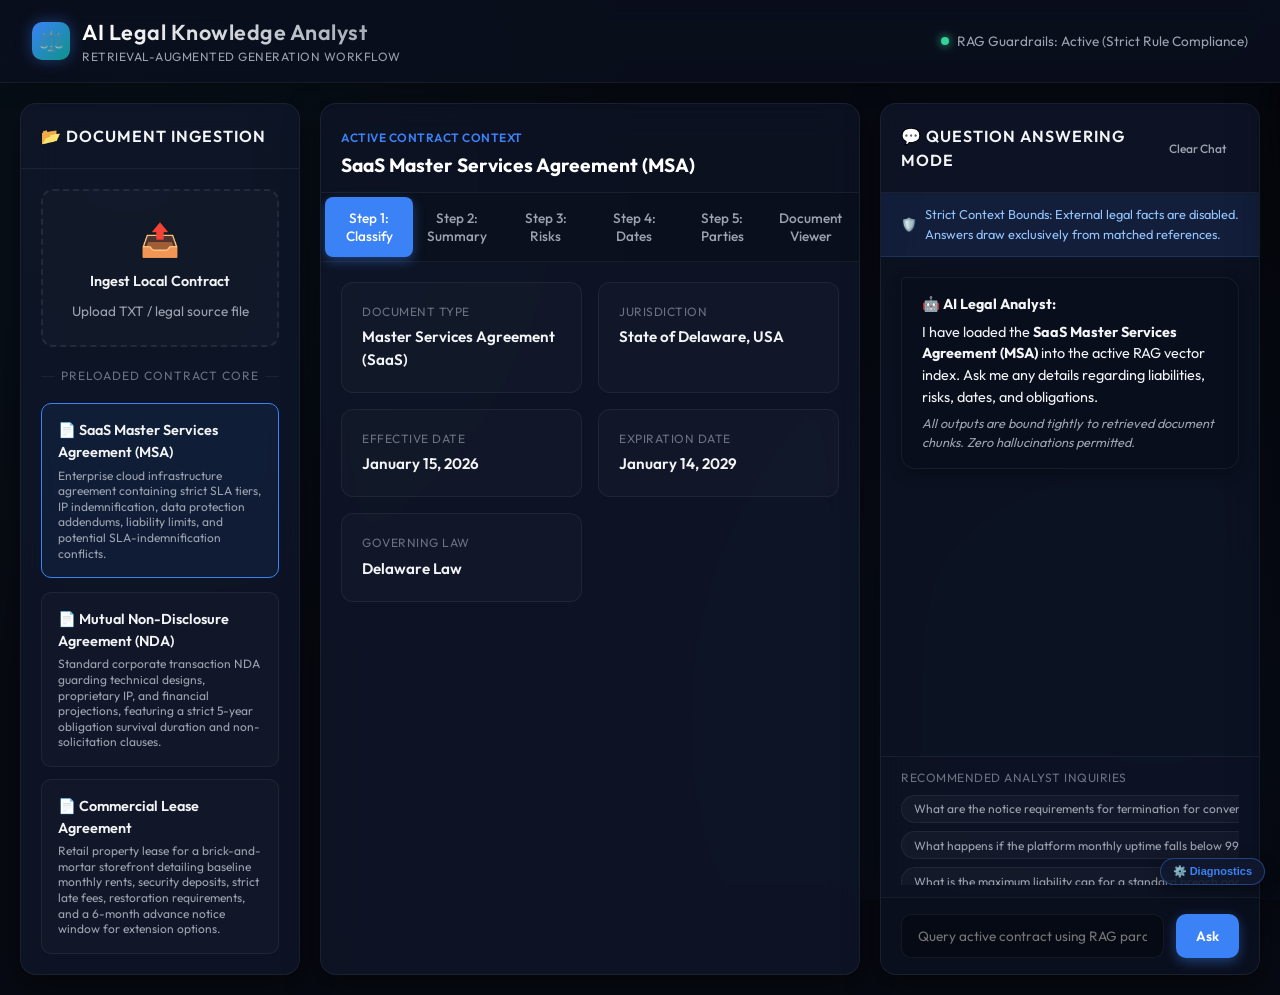
<file: index.html>
<!DOCTYPE html>
<html lang="en">
<head>
  <meta charset="UTF-8">
  <meta name="viewport" content="width=device-width, initial-scale=1.0">
  <title>AI Legal Knowledge Analyst — Retrieval-Augmented Generation (RAG) System</title>

  <!-- DIAGNOSTIC MONITOR SHIELD -->
  <script>
    (function() {
      const logs = [];
      window.addEventListener('error', function(e) {
        logError('Error: ' + e.message + ' at ' + e.filename + ':' + e.lineno + ':' + e.colno);
      });
      window.addEventListener('unhandledrejection', function(e) {
        logError('Unhandled Promise Rejection: ' + e.reason);
      });
      
      const originalLog = console.log;
      const originalError = console.error;
      const originalWarn = console.warn;
      
      console.log = function() {
        originalLog.apply(console, arguments);
        addLog('LOG', Array.from(arguments).join(' '));
      };
      console.error = function() {
        originalError.apply(console, arguments);
        addLog('ERROR', Array.from(arguments).join(' '));
      };
      console.warn = function() {
        originalWarn.apply(console, arguments);
        addLog('WARN', Array.from(arguments).join(' '));
      };
      
      function addLog(type, msg) {
        logs.push({ type, msg, time: new Date().toLocaleTimeString() });
        updateConsole();
      }
      
      function logError(msg) {
        addLog('FATAL', msg);
        showConsole();
      }
      
      let consoleEl = null;
      function ensureConsole() {
        if (consoleEl) return consoleEl;
        consoleEl = document.createElement('div');
        consoleEl.id = 'diagnostic-console';
        consoleEl.style.cssText = 'position:fixed; bottom:0; left:0; right:0; height:180px; background:rgba(7, 10, 18, 0.95); border-top:2px solid #ef4444; color:#f3f4f6; font-family:monospace; font-size:12px; z-index:10000; overflow-y:auto; padding:10px; box-shadow:0 -5px 25px rgba(0,0,0,0.8); display:none; flex-direction:column; gap:4px;';
        
        const header = document.createElement('div');
        header.style.cssText = 'display:flex; justify-content:space-between; align-items:center; border-bottom:1px solid rgba(255,255,255,0.1); padding-bottom:6px; margin-bottom:6px; font-weight:bold; color:#ef4444;';
        header.innerHTML = '<span>🛡️ AI Legal Analyst Diagnostic Monitor</span><span style="display:flex; gap:10px;"><button id="diag-clear" style="background:#374151; border:none; color:white; padding:2px 8px; border-radius:3px; cursor:pointer;">Clear</button><button id="diag-close" style="background:#ef4444; border:none; color:white; padding:2px 8px; border-radius:3px; cursor:pointer;">Minimize</button></span>';
        
        consoleEl.appendChild(header);
        
        const list = document.createElement('div');
        list.id = 'diagnostic-log-list';
        list.style.cssText = 'flex:1; overflow-y:auto; display:flex; flex-direction:column; gap:2px;';
        consoleEl.appendChild(list);
        
        document.body.appendChild(consoleEl);
        
        document.getElementById('diag-close').onclick = function() {
          consoleEl.style.display = 'none';
          showMinimizer();
        };
        document.getElementById('diag-clear').onclick = function() {
          list.innerHTML = '';
          logs.length = 0;
        };
        return consoleEl;
      }
      
      let minEl = null;
      function showMinimizer() {
        if (minEl) {
          minEl.style.display = 'block';
          return;
        }
        minEl = document.createElement('button');
        minEl.id = 'diagnostic-minimizer';
        minEl.style.cssText = 'position:fixed; bottom:15px; right:15px; background:rgba(17, 25, 46, 0.9); border:1px solid rgba(59, 130, 246, 0.4); color:#3b82f6; font-family:sans-serif; font-size:11px; font-weight:600; padding:6px 12px; border-radius:30px; cursor:pointer; z-index:9999; box-shadow:0 4px 15px rgba(0,0,0,0.4); display:flex; align-items:center; gap:6px;';
        minEl.innerHTML = '<span>⚙️ Diagnostics</span>';
        minEl.onclick = function() {
          minEl.style.display = 'none';
          ensureConsole().style.display = 'flex';
        };
        document.body.appendChild(minEl);
      }
      
      function showConsole() {
        const el = ensureConsole();
        el.style.display = 'flex';
        if (minEl) minEl.style.display = 'none';
      }
      
      function updateConsole() {
        if (!document.body) {
          window.addEventListener('DOMContentLoaded', updateConsole);
          return;
        }
        const el = ensureConsole();
        const list = document.getElementById('diagnostic-log-list');
        list.innerHTML = '';
        logs.forEach(log => {
          const item = document.createElement('div');
          let color = '#3b82f6';
          if (log.type === 'ERROR' || log.type === 'FATAL') color = '#ef4444';
          else if (log.type === 'WARN') color = '#f59e0b';
          item.innerHTML = `<span style="color:#6b7280; margin-right:6px;">[${log.time}]</span><span style="color:${color}; font-weight:bold; margin-right:6px;">[${log.type}]</span><span>${log.msg}</span>`;
          list.appendChild(item);
        });
        list.scrollTop = list.scrollHeight;
      }
      
      window.showDiagnostics = showConsole;
      
      // Check for common load failures
      window.addEventListener('load', function() {
        showMinimizer();
        setTimeout(function() {
          if (!window.PRELOADED_DOCUMENTS) {
            console.error('Critical Database missing! PRELOADED_DOCUMENTS variable is undefined.');
          }
          if (!window.RAGEngine) {
            console.error('Critical RAG Engine missing! RAGEngine class is undefined.');
          }
        }, 100);
      });
    })();
  </script>

  <!-- EMBEDDED HIGH-FIDELITY GLASSMORPHIC STYLESHEET -->
  <style>
    /* IMPORT PREMIUM GOOGLE FONTS */
    @import url('https://fonts.googleapis.com/css2?family=Outfit:wght@300;400;500;600;700&family=JetBrains+Mono:wght@400;500&display=swap');

    /* GLOBAL CSS DESIGN SYSTEM TOKENS */
    :root {
      --font-sans: 'Outfit', -apple-system, BlinkMacSystemFont, "Segoe UI", Roboto, sans-serif;
      --font-mono: 'JetBrains Mono', monospace;

      /* Premium Obsidian & Void Palette */
      --bg-dark: #070a12;
      --bg-card: rgba(17, 25, 46, 0.65);
      --bg-card-hover: rgba(26, 38, 69, 0.8);
      --border-glow: rgba(37, 99, 235, 0.15);
      --border-glass: rgba(255, 255, 255, 0.06);
      --text-primary: #f3f4f6;
      --text-secondary: #9ca3af;
      --text-muted: #6b7280;

      /* Accents */
      --color-primary: #3b82f6;
      --color-primary-glow: rgba(59, 130, 246, 0.4);
      --color-teal: #0d9488;
      --color-teal-glow: rgba(13, 148, 136, 0.3);
      
      /* Severity States */
      --low-bg: rgba(16, 185, 129, 0.1);
      --low-text: #34d399;
      --low-border: rgba(16, 185, 129, 0.3);
      
      --med-bg: rgba(245, 158, 11, 0.1);
      --med-text: #fbbf24;
      --med-border: rgba(245, 158, 11, 0.3);

      --high-bg: rgba(249, 115, 22, 0.1);
      --high-text: #fb923c;
      --high-border: rgba(249, 115, 22, 0.3);

      --crit-bg: rgba(239, 68, 68, 0.12);
      --crit-text: #f87171;
      --crit-border: rgba(239, 68, 68, 0.4);

      --shadow-main: 0 8px 32px 0 rgba(0, 0, 0, 0.5);
      --transition-fast: 0.2s cubic-bezier(0.4, 0, 0.2, 1);
      --transition-normal: 0.3s cubic-bezier(0.4, 0, 0.2, 1);
    }

    /* RESET STYLES */
    * {
      box-sizing: border-box;
      margin: 0;
      padding: 0;
    }

    body {
      background-color: var(--bg-dark);
      background-image: 
        radial-gradient(circle at 10% 20%, rgba(13, 148, 136, 0.05) 0%, transparent 40%),
        radial-gradient(circle at 90% 80%, rgba(59, 130, 246, 0.05) 0%, transparent 45%);
      background-attachment: fixed;
      color: var(--text-primary);
      font-family: var(--font-sans);
      min-height: 100vh;
      display: flex;
      flex-direction: column;
      overflow-x: hidden;
      line-height: 1.5;
    }

    /* CUSTOM ULTRA-THIN SCROLLBARS */
    ::-webkit-scrollbar {
      width: 6px;
      height: 6px;
    }
    ::-webkit-scrollbar-track {
      background: rgba(0, 0, 0, 0.1);
    }
    ::-webkit-scrollbar-thumb {
      background: rgba(255, 255, 255, 0.1);
      border-radius: 3px;
    }
    ::-webkit-scrollbar-thumb:hover {
      background: var(--color-primary);
    }

    /* APP HEADER LAYOUT */
    header {
      background: rgba(10, 15, 30, 0.8);
      backdrop-filter: blur(12px);
      border-bottom: 1px solid var(--border-glass);
      padding: 1rem 2rem;
      display: flex;
      justify-content: space-between;
      align-items: center;
      position: sticky;
      top: 0;
      z-index: 100;
      box-shadow: 0 4px 20px rgba(0,0,0,0.25);
    }

    .brand-wrapper {
      display: flex;
      align-items: center;
      gap: 0.75rem;
    }

    .logo-badge {
      background: linear-gradient(135deg, var(--color-primary), var(--color-teal));
      width: 38px;
      height: 38px;
      border-radius: 10px;
      display: flex;
      align-items: center;
      justify-content: center;
      font-weight: 700;
      font-size: 1.25rem;
      color: white;
      box-shadow: 0 0 15px rgba(59, 130, 246, 0.4);
    }

    h1 {
      font-size: 1.35rem;
      font-weight: 600;
      letter-spacing: 0.5px;
      background: linear-gradient(to right, #ffffff, #9ca3af);
      -webkit-background-clip: text;
      -webkit-text-fill-color: transparent;
    }

    .header-status {
      display: flex;
      align-items: center;
      gap: 0.5rem;
      font-size: 0.85rem;
      color: var(--text-secondary);
    }

    .pulse-dot {
      width: 8px;
      height: 8px;
      background-color: var(--low-text);
      border-radius: 50%;
      box-shadow: 0 0 10px var(--low-text);
      animation: pulse 2s infinite;
    }

    @keyframes pulse {
      0% { transform: scale(0.9); opacity: 0.6; }
      50% { transform: scale(1.2); opacity: 1; box-shadow: 0 0 14px var(--low-text); }
      100% { transform: scale(0.9); opacity: 0.6; }
    }

    /* DUAL CONTAINER LAYOUT */
    .app-container {
      flex: 1;
      display: grid;
      grid-template-columns: 320px 1fr 420px;
      gap: 1.25rem;
      padding: 1.25rem;
      height: calc(100vh - 72px);
      max-width: 1920px;
      margin: 0 auto;
      width: 100%;
    }

    @media (max-width: 1440px) {
      .app-container {
        grid-template-columns: 280px 1fr 380px;
      }
    }

    @media (max-width: 1200px) {
      .app-container {
        grid-template-columns: 1fr;
        height: auto;
        overflow-y: auto;
      }
    }

    /* SECTION CONTAINERS & CARDS */
    .section-panel {
      background: var(--bg-card);
      backdrop-filter: blur(20px);
      border: 1px solid var(--border-glass);
      border-radius: 16px;
      display: flex;
      flex-direction: column;
      overflow: hidden;
      box-shadow: var(--shadow-main);
      transition: border-color var(--transition-normal);
    }

    .section-panel:hover {
      border-color: var(--border-glow);
    }

    .panel-header {
      padding: 1.25rem;
      border-bottom: 1px solid var(--border-glass);
      display: flex;
      justify-content: space-between;
      align-items: center;
    }

    .panel-header h2 {
      font-size: 1rem;
      font-weight: 600;
      text-transform: uppercase;
      letter-spacing: 1px;
      color: var(--text-primary);
      display: flex;
      align-items: center;
      gap: 0.5rem;
    }

    .panel-content {
      flex: 1;
      overflow-y: auto;
      padding: 1.25rem;
    }

    /* COLUMN 1: DOCUMENT HUB */
    .doc-hub-content {
      display: flex;
      flex-direction: column;
      gap: 1.25rem;
    }

    .uploader-card {
      border: 2px dashed rgba(255,255,255,0.08);
      border-radius: 12px;
      padding: 1.5rem;
      text-align: center;
      cursor: pointer;
      background: rgba(255,255,255,0.02);
      transition: all var(--transition-fast);
    }

    .uploader-card:hover {
      border-color: var(--color-primary);
      background: rgba(59, 130, 246, 0.05);
    }

    .uploader-card p {
      font-size: 0.85rem;
      color: var(--text-secondary);
      margin-top: 0.5rem;
    }

    .uploader-card input[type="file"] {
      display: none;
    }

    .divider {
      display: flex;
      align-items: center;
      text-align: center;
      color: var(--text-muted);
      font-size: 0.75rem;
      text-transform: uppercase;
      letter-spacing: 1px;
    }

    .divider::before, .divider::after {
      content: '';
      flex: 1;
      border-bottom: 1px solid var(--border-glass);
    }
    .divider:not(:empty)::before { margin-right: .5em; }
    .divider:not(:empty)::after { margin-left: .5em; }

    .doc-list {
      display: flex;
      flex-direction: column;
      gap: 0.75rem;
    }

    .doc-item {
      background: rgba(255,255,255,0.02);
      border: 1px solid var(--border-glass);
      border-radius: 10px;
      padding: 1rem;
      cursor: pointer;
      transition: all var(--transition-fast);
    }

    .doc-item:hover, .doc-item.active {
      background: rgba(59, 130, 246, 0.08);
      border-color: var(--color-primary);
      transform: translateY(-2px);
    }

    .doc-item h3 {
      font-size: 0.9rem;
      font-weight: 600;
      color: var(--text-primary);
    }

    .doc-item p {
      font-size: 0.75rem;
      color: var(--text-secondary);
      margin-top: 0.25rem;
      line-height: 1.3;
    }

    /* COLUMN 2: ANALYST PIPELINE DASHBOARD */
    .pipeline-tabs {
      display: flex;
      background: rgba(0,0,0,0.2);
      padding: 0.25rem;
      border-bottom: 1px solid var(--border-glass);
    }

    .tab-btn {
      flex: 1;
      background: none;
      border: none;
      color: var(--text-secondary);
      padding: 0.75rem;
      font-family: var(--font-sans);
      font-size: 0.85rem;
      font-weight: 500;
      cursor: pointer;
      border-radius: 8px;
      transition: all var(--transition-fast);
    }

    .tab-btn:hover {
      color: var(--text-primary);
      background: rgba(255,255,255,0.03);
    }

    .tab-btn.active {
      color: white;
      background: var(--color-primary);
      box-shadow: 0 4px 12px var(--color-primary-glow);
    }

    /* Pipeline Step Contents */
    .pipeline-step-content {
      display: none;
      animation: fadeIn 0.4s ease-out forwards;
    }

    .pipeline-step-content.active {
      display: block;
    }

    @keyframes fadeIn {
      from { opacity: 0; transform: translateY(5px); }
      to { opacity: 1; transform: translateY(0); }
    }

    /* STEP 1: CLASSIFICATION VIEW */
    .classification-grid {
      display: grid;
      grid-template-columns: repeat(auto-fit, minmax(200px, 1fr));
      gap: 1rem;
    }

    .class-card {
      background: rgba(255,255,255,0.02);
      border: 1px solid var(--border-glass);
      border-radius: 12px;
      padding: 1.25rem;
    }

    .class-label {
      font-size: 0.75rem;
      text-transform: uppercase;
      color: var(--text-muted);
      letter-spacing: 0.5px;
    }

    .class-value {
      font-size: 0.95rem;
      font-weight: 600;
      color: var(--text-primary);
      margin-top: 0.35rem;
    }

    /* STEP 2: SUMMARY VIEW */
    .summary-container {
      display: flex;
      flex-direction: column;
      gap: 1rem;
    }

    .summary-bullet {
      background: rgba(255,255,255,0.02);
      border: 1px solid var(--border-glass);
      border-radius: 12px;
      padding: 1.25rem;
      display: flex;
      gap: 1rem;
      align-items: flex-start;
      transition: transform var(--transition-fast);
    }

    .summary-bullet:hover {
      transform: translateX(4px);
      border-color: var(--border-glow);
    }

    .bullet-number {
      background: rgba(59, 130, 246, 0.15);
      color: var(--color-primary);
      width: 24px;
      height: 24px;
      border-radius: 50%;
      display: flex;
      align-items: center;
      justify-content: center;
      font-size: 0.8rem;
      font-weight: 700;
      flex-shrink: 0;
    }

    .bullet-text {
      font-size: 0.9rem;
      color: var(--text-primary);
      line-height: 1.5;
      flex: 1;
    }

    .citation-badge {
      display: inline-flex;
      align-items: center;
      background: rgba(13, 148, 136, 0.15);
      color: #2dd4bf;
      border: 1px solid rgba(13, 148, 136, 0.3);
      padding: 0.15rem 0.5rem;
      border-radius: 6px;
      font-size: 0.75rem;
      font-family: var(--font-mono);
      font-weight: 500;
      cursor: pointer;
      margin-top: 0.5rem;
      align-self: flex-start;
      transition: all var(--transition-fast);
    }

    .citation-badge:hover {
      background: var(--color-teal);
      color: white;
      box-shadow: 0 0 10px var(--color-teal-glow);
    }

    /* STEP 3: RISKS TABLE */
    .risks-table-wrapper {
      overflow-x: auto;
      border-radius: 12px;
      border: 1px solid var(--border-glass);
    }

    .risks-table {
      width: 100%;
      border-collapse: collapse;
      text-align: left;
      font-size: 0.85rem;
    }

    .risks-table th {
      background: rgba(0, 0, 0, 0.2);
      color: var(--text-secondary);
      font-weight: 500;
      text-transform: uppercase;
      font-size: 0.75rem;
      letter-spacing: 0.5px;
      padding: 1rem;
      border-bottom: 1px solid var(--border-glass);
    }

    .risks-table td {
      padding: 1rem;
      border-bottom: 1px solid var(--border-glass);
      vertical-align: top;
      line-height: 1.4;
    }

    .risks-table tr:last-child td {
      border-bottom: none;
    }

    .risks-table tr:hover {
      background: rgba(255, 255, 255, 0.01);
    }

    .sev-badge {
      display: inline-block;
      padding: 0.25rem 0.6rem;
      border-radius: 6px;
      font-weight: 600;
      font-size: 0.7rem;
      text-transform: uppercase;
    }

    .sev-low { background: var(--low-bg); color: var(--low-text); border: 1px solid var(--low-border); }
    .sev-medium { background: var(--med-bg); color: var(--med-text); border: 1px solid var(--med-border); }
    .sev-high { background: var(--high-bg); color: var(--high-text); border: 1px solid var(--high-border); }
    .sev-critical { 
      background: var(--crit-bg); 
      color: var(--crit-text); 
      border: 1px solid var(--crit-border); 
      box-shadow: 0 0 8px rgba(239, 68, 68, 0.2);
      animation: glow-red 2s infinite alternate;
    }

    @keyframes glow-red {
      0% { box-shadow: 0 0 5px rgba(239, 68, 68, 0.2); }
      100% { box-shadow: 0 0 15px rgba(239, 68, 68, 0.4); }
    }

    /* STEP 4: DATE TIMELINE */
    .timeline {
      position: relative;
      padding-left: 2rem;
    }

    .timeline::before {
      content: '';
      position: absolute;
      left: 5px;
      top: 5px;
      bottom: 5px;
      width: 2px;
      background: var(--border-glass);
    }

    .timeline-item {
      position: relative;
      margin-bottom: 2rem;
    }

    .timeline-item:last-child {
      margin-bottom: 0;
    }

    .timeline-node {
      position: absolute;
      left: -32px;
      top: 4px;
      width: 12px;
      height: 12px;
      border-radius: 50%;
      background: var(--color-primary);
      border: 3px solid var(--bg-dark);
      box-shadow: 0 0 8px var(--color-primary-glow);
    }

    .timeline-date {
      font-size: 0.85rem;
      font-weight: 600;
      color: var(--color-primary);
      font-family: var(--font-mono);
    }

    .timeline-event {
      font-size: 0.9rem;
      color: var(--text-primary);
      margin-top: 0.25rem;
      line-height: 1.4;
    }

    .timeline-ref {
      font-size: 0.75rem;
      color: var(--text-muted);
      margin-top: 0.35rem;
    }

    /* STEP 5: STAKEHOLDERS GRID */
    .stakeholders-grid {
      display: grid;
      grid-template-columns: repeat(auto-fit, minmax(220px, 1fr));
      gap: 1rem;
    }

    .stakeholder-card {
      background: rgba(255,255,255,0.02);
      border: 1px solid var(--border-glass);
      border-radius: 12px;
      padding: 1.25rem;
      display: flex;
      flex-direction: column;
    }

    .st-header {
      display: flex;
      align-items: center;
      gap: 0.75rem;
      margin-bottom: 0.75rem;
    }

    .st-icon {
      background: rgba(13, 148, 136, 0.15);
      color: var(--color-teal);
      width: 32px;
      height: 32px;
      border-radius: 8px;
      display: flex;
      align-items: center;
      justify-content: center;
      font-weight: 600;
    }

    .st-name {
      font-size: 0.95rem;
      font-weight: 600;
      color: var(--text-primary);
    }

    .st-role {
      font-size: 0.75rem;
      text-transform: uppercase;
      color: var(--color-teal);
      font-weight: 600;
      letter-spacing: 0.5px;
    }

    .st-responsibilities {
      font-size: 0.8rem;
      color: var(--text-secondary);
      line-height: 1.4;
      margin-bottom: 0.75rem;
      flex: 1;
    }

    /* STEP 6: DYNAMIC DOCUMENT VIEWER */
    .doc-viewer-container {
      display: flex;
      flex-direction: column;
      height: 480px;
    }

    .viewer-header {
      background: rgba(0,0,0,0.2);
      padding: 0.75rem 1rem;
      border-bottom: 1px solid var(--border-glass);
      display: flex;
      justify-content: space-between;
      align-items: center;
      font-size: 0.8rem;
    }

    .viewer-body {
      flex: 1;
      overflow-y: auto;
      padding: 1.25rem;
      background: rgba(0, 0, 0, 0.25);
      font-family: var(--font-sans);
      font-size: 0.9rem;
      line-height: 1.6;
    }

    .viewer-chunk {
      margin-bottom: 1.5rem;
      padding-bottom: 1.5rem;
      border-bottom: 1px solid rgba(255,255,255,0.03);
      transition: all var(--transition-normal);
      border-radius: 8px;
      padding: 1rem;
    }

    .viewer-chunk:last-child {
      border-bottom: none;
    }

    .chunk-meta {
      font-family: var(--font-mono);
      font-size: 0.75rem;
      color: var(--color-primary);
      margin-bottom: 0.5rem;
      font-weight: 600;
    }

    .chunk-text {
      color: #d1d5db;
    }

    .chunk-highlight {
      background: rgba(59, 130, 246, 0.25);
      border-left: 3px solid var(--color-primary);
      box-shadow: 0 0 15px rgba(59, 130, 246, 0.15);
      animation: flash-highlight 1.5s forwards;
    }

    @keyframes flash-highlight {
      0% { background: rgba(59, 130, 246, 0.5); }
      50% { background: rgba(13, 148, 136, 0.4); }
      100% { background: rgba(59, 130, 246, 0.2); }
    }

    /* COLUMN 3: STRICT RAG QA INTERFACE */
    .qa-panel {
      display: flex;
      flex-direction: column;
      height: 100%;
    }

    .chat-banner {
      background: rgba(59, 130, 246, 0.1);
      border-bottom: 1px solid rgba(59, 130, 246, 0.2);
      padding: 0.75rem 1.25rem;
      font-size: 0.8rem;
      color: #93c5fd;
      display: flex;
      align-items: center;
      gap: 0.5rem;
    }

    .chat-feed {
      flex: 1;
      overflow-y: auto;
      padding: 1.25rem;
      display: flex;
      flex-direction: column;
      gap: 1.25rem;
      background: rgba(0, 0, 0, 0.15);
    }

    .chat-msg {
      display: flex;
      flex-direction: column;
      max-width: 90%;
      animation: slideUp 0.3s ease-out forwards;
    }

    @keyframes slideUp {
      from { opacity: 0; transform: translateY(10px); }
      to { opacity: 1; transform: translateY(0); }
    }

    .msg-user {
      align-self: flex-end;
    }

    .msg-user .bubble {
      background: linear-gradient(135deg, var(--color-primary), #1d4ed8);
      border: 1px solid rgba(255,255,255,0.1);
      color: white;
      border-top-right-radius: 4px;
    }

    .msg-analyst {
      align-self: flex-start;
      max-width: 100%;
    }

    .msg-analyst .bubble {
      background: rgba(10, 15, 30, 0.95);
      border: 1px solid var(--border-glass);
      color: var(--text-primary);
      border-top-left-radius: 4px;
      box-shadow: 0 4px 15px rgba(0,0,0,0.3);
    }

    .bubble {
      padding: 1rem 1.25rem;
      border-radius: 14px;
      font-size: 0.9rem;
      line-height: 1.5;
    }

    /* Strict RAG Response Elements styling */
    .rag-section-title {
      font-weight: 600;
      text-transform: uppercase;
      font-size: 0.75rem;
      letter-spacing: 0.5px;
      color: var(--text-muted);
      margin-top: 0.75rem;
      margin-bottom: 0.25rem;
    }

    .rag-quote {
      font-style: italic;
      background: rgba(255,255,255,0.03);
      border-left: 2px solid var(--color-teal);
      padding: 0.5rem 0.75rem;
      margin: 0.35rem 0;
      font-size: 0.85rem;
      border-radius: 4px;
      color: var(--text-secondary);
    }

    .rag-citations-container {
      display: flex;
      flex-wrap: wrap;
      gap: 0.5rem;
      margin-top: 0.25rem;
    }

    .rag-meta-row {
      display: flex;
      align-items: center;
      justify-content: space-between;
      border-top: 1px solid var(--border-glass);
      margin-top: 0.75rem;
      padding-top: 0.75rem;
      font-size: 0.75rem;
    }

    .conf-pill {
      font-weight: 600;
      font-size: 0.7rem;
    }

    /* Conflict Alert */
    .conflict-box {
      background: var(--crit-bg);
      border: 1px solid var(--crit-border);
      border-radius: 8px;
      padding: 0.85rem;
      margin-top: 0.75rem;
      color: var(--crit-text);
      font-size: 0.8rem;
    }

    .conflict-header {
      font-weight: 700;
      display: flex;
      align-items: center;
      gap: 0.4rem;
      margin-bottom: 0.25rem;
      text-transform: uppercase;
    }

    /* Missing Info Box */
    .missing-box {
      background: var(--med-bg);
      border: 1px solid var(--med-border);
      border-radius: 8px;
      padding: 0.85rem;
      margin-top: 0.75rem;
      color: var(--med-text);
      font-size: 0.8rem;
    }

    .missing-header {
      font-weight: 700;
      margin-bottom: 0.25rem;
      text-transform: uppercase;
    }

    .missing-list {
      padding-left: 1rem;
      margin-top: 0.25rem;
    }

    /* Preset Query Chips */
    .query-chips-container {
      padding: 0.75rem 1.25rem;
      background: rgba(0, 0, 0, 0.1);
      border-top: 1px solid var(--border-glass);
    }

    .chips-title {
      font-size: 0.75rem;
      color: var(--text-muted);
      text-transform: uppercase;
      letter-spacing: 0.5px;
      margin-bottom: 0.5rem;
    }

    .chips-wrapper {
      display: flex;
      flex-wrap: wrap;
      gap: 0.5rem;
      max-height: 90px;
      overflow-y: auto;
    }

    .chip-btn {
      background: rgba(255,255,255,0.03);
      border: 1px solid var(--border-glass);
      color: var(--text-secondary);
      padding: 0.35rem 0.75rem;
      border-radius: 20px;
      font-family: var(--font-sans);
      font-size: 0.75rem;
      cursor: pointer;
      white-space: nowrap;
      transition: all var(--transition-fast);
    }

    .chip-btn:hover {
      background: var(--color-primary-glow);
      color: white;
      border-color: var(--color-primary);
    }

    /* Interactive Input */
    .chat-input-bar {
      padding: 1rem 1.25rem;
      border-top: 1px solid var(--border-glass);
      display: flex;
      gap: 0.75rem;
      background: rgba(10, 15, 30, 0.95);
    }

    .chat-input-bar input {
      flex: 1;
      background: rgba(0,0,0,0.3);
      border: 1px solid var(--border-glass);
      border-radius: 10px;
      padding: 0.75rem 1rem;
      color: white;
      font-family: var(--font-sans);
      font-size: 0.85rem;
      outline: none;
      transition: all var(--transition-fast);
    }

    .chat-input-bar input:focus {
      border-color: var(--color-primary);
      box-shadow: 0 0 10px rgba(59, 130, 246, 0.25);
    }

    .send-btn {
      background: var(--color-primary);
      color: white;
      border: none;
      border-radius: 10px;
      padding: 0 1.25rem;
      font-family: var(--font-sans);
      font-size: 0.85rem;
      font-weight: 600;
      cursor: pointer;
      transition: all var(--transition-fast);
      box-shadow: 0 4px 12px var(--color-primary-glow);
    }

    .send-btn:hover {
      background: #2563eb;
      transform: translateY(-1px);
    }

    /* RAG DEBUG DRAWER */
    .rag-inspector-drawer {
      position: fixed;
      right: -360px;
      top: 72px;
      bottom: 0;
      width: 360px;
      background: rgba(8, 12, 24, 0.98);
      border-left: 1px solid var(--border-glass);
      z-index: 90;
      transition: right 0.3s cubic-bezier(0.4, 0, 0.2, 1);
      display: flex;
      flex-direction: column;
      box-shadow: -10px 0 30px rgba(0,0,0,0.5);
    }

    .rag-inspector-drawer.open {
      right: 0;
    }

    .inspector-header {
      padding: 1.25rem;
      border-bottom: 1px solid var(--border-glass);
      display: flex;
      justify-content: space-between;
      align-items: center;
    }

    .inspector-header h3 {
      font-size: 0.9rem;
      font-weight: 600;
      text-transform: uppercase;
      color: var(--color-teal);
      letter-spacing: 0.5px;
    }

    .inspector-close {
      background: none;
      border: none;
      color: var(--text-muted);
      cursor: pointer;
      font-size: 1.2rem;
    }

    .inspector-body {
      flex: 1;
      overflow-y: auto;
      padding: 1.25rem;
    }

    .inspector-intro {
      font-size: 0.75rem;
      color: var(--text-muted);
      margin-bottom: 1rem;
      line-height: 1.4;
    }

    .retrieved-chunk-card {
      background: rgba(255,255,255,0.02);
      border: 1px solid var(--border-glass);
      border-radius: 8px;
      padding: 0.85rem;
      margin-bottom: 1rem;
    }

    .chunk-card-meta {
      display: flex;
      justify-content: space-between;
      font-family: var(--font-mono);
      font-size: 0.7rem;
      color: var(--text-secondary);
      border-bottom: 1px solid rgba(255,255,255,0.05);
      padding-bottom: 0.35rem;
      margin-bottom: 0.5rem;
    }

    .score-badge {
      color: var(--color-teal);
      font-weight: 600;
    }

    .chunk-card-text {
      font-size: 0.78rem;
      color: var(--text-secondary);
      line-height: 1.4;
    }
  </style>
</head>
<body>

  <!-- Premium Application Header -->
  <header>
    <div class="brand-wrapper">
      <div class="logo-badge">⚖️</div>
      <div>
        <h1>AI Legal Knowledge Analyst</h1>
        <p style="font-size: 0.75rem; color: var(--text-secondary); letter-spacing: 0.5px; text-transform: uppercase;">Retrieval-Augmented Generation Workflow</p>
      </div>
    </div>
    
    <div class="header-status">
      <div class="pulse-dot"></div>
      <span>RAG Guardrails: Active (Strict Rule Compliance)</span>
    </div>
  </header>

  <!-- Main Multi-Column Workspace Grid -->
  <main class="app-container">

    <!-- COLUMN 1: ACTIVE DOCUMENT HUB -->
    <section class="section-panel" aria-labelledby="doc-hub-title">
      <div class="panel-header">
        <h2 id="doc-hub-title">📂 Document Ingestion</h2>
      </div>
      
      <div class="panel-content doc-hub-content">
        <!-- Interactive Drag & Drop / Click Uploader -->
        <label class="uploader-card" id="drop-zone">
          <span style="font-size: 2rem;">📤</span>
          <h3 style="font-size: 0.9rem; margin-top: 0.5rem; font-weight: 600;">Ingest Local Contract</h3>
          <p>Upload TXT / legal source file</p>
          <input type="file" id="file-input" accept=".txt">
        </label>
        
        <div class="divider">Preloaded Contract Core</div>
        
        <!-- Preloaded Contracts Selector List -->
        <div class="doc-list" id="preloaded-doc-list">
          <!-- Documents populated dynamically from documents.js -->
        </div>
      </div>
    </section>

    <!-- COLUMN 2: ANALYST PIPELINE DASHBOARD -->
    <section class="section-panel" aria-labelledby="dashboard-title" style="display: flex; flex-direction: column;">
      <div style="padding: 1.25rem 1.25rem 0.75rem 1.25rem; background: rgba(0,0,0,0.1); border-bottom: 1px solid var(--border-glass);">
        <span style="font-size: 0.75rem; text-transform: uppercase; color: var(--color-primary); font-weight: 600; letter-spacing: 0.5px;">Active Contract Context</span>
        <h2 id="active-document-title" style="font-size: 1.2rem; font-weight: 700; margin-top: 0.15rem; color: white;">SaaS Master Services Agreement (MSA)</h2>
      </div>

      <!-- Pipeline Step Tabs Menu -->
      <nav class="pipeline-tabs" aria-label="Pipeline Steps">
        <button class="tab-btn active" onclick="switchTab('classification')">Step 1: Classify</button>
        <button class="tab-btn" onclick="switchTab('summary')">Step 2: Summary</button>
        <button class="tab-btn" onclick="switchTab('risks')">Step 3: Risks</button>
        <button class="tab-btn" onclick="switchTab('dates')">Step 4: Dates</button>
        <button class="tab-btn" onclick="switchTab('stakeholders')">Step 5: Parties</button>
        <button class="tab-btn" onclick="switchTab('viewer')">Document Viewer</button>
      </nav>

      <div class="panel-content" style="flex: 1;">
        <!-- STEP 1: CLASSIFICATION TAB -->
        <div id="step-classification" class="pipeline-step-content active">
          <div class="classification-grid" id="classification-grid">
            <!-- Dynamic Classification Cards -->
          </div>
        </div>

        <!-- STEP 2: EXECUTIVE SUMMARY TAB -->
        <div id="step-summary" class="pipeline-step-content">
          <div class="summary-container" id="summary-bullets-container">
            <!-- Dynamic Summary Bullets -->
          </div>
        </div>

        <!-- STEP 3: RISK EXTRACTION DASHBOARD TAB -->
        <div id="step-risks" class="pipeline-step-content">
          <div class="risks-table-wrapper">
            <table class="risks-table">
              <thead>
                <tr>
                  <th>Risk Type</th>
                  <th>Description</th>
                  <th>Severity</th>
                  <th>Citation</th>
                </tr>
              </thead>
              <tbody id="risks-table-body">
                <!-- Dynamic Risk Rows -->
              </tbody>
            </table>
          </div>
        </div>

        <!-- STEP 4: IMPORTANT DATES EXTRACTION TAB -->
        <div id="step-dates" class="pipeline-step-content">
          <div class="timeline" id="timeline-container">
            <!-- Dynamic Milestones Timeline Nodes -->
          </div>
        </div>

        <!-- STEP 5: STAKEHOLDER EXTRACTION TAB -->
        <div id="step-stakeholders" class="pipeline-step-content">
          <div class="stakeholders-grid" id="stakeholders-grid">
            <!-- Dynamic Stakeholder Profile Cards -->
          </div>
        </div>

        <!-- STEP 6: DYNAMIC DOCUMENT VIEWER TAB -->
        <div id="step-viewer" class="pipeline-step-content">
          <div class="doc-viewer-container">
            <div class="viewer-header">
              <span id="viewer-doc-title">SaaS Master Services Agreement (MSA)</span>
              <span style="font-family: var(--font-mono); font-size: 0.75rem;" id="viewer-chunk-count">20 Chunks Loaded</span>
            </div>
            <div class="viewer-body" id="document-viewer-body">
              <!-- Full Chunks of Document Text Rendered Here with Section and Page Markers -->
            </div>
          </div>
        </div>
      </div>
    </section>

    <!-- COLUMN 3: STRICT RAG QA CHAT CONSOLE -->
    <section class="section-panel qa-panel" aria-labelledby="qa-title">
      <div class="panel-header">
        <h2 id="qa-title">💬 Question Answering Mode</h2>
        <button class="tab-btn" style="padding: 0.35rem 0.75rem; font-size: 0.75rem; flex: none;" onclick="clearChat()">Clear Chat</button>
      </div>

      <!-- Compliance alert bar -->
      <div class="chat-banner">
        <span>🛡️</span>
        <span>Strict Context Bounds: External legal facts are disabled. Answers draw exclusively from matched references.</span>
      </div>

      <!-- Conversation Feed -->
      <div class="chat-feed" id="chat-feed">
        <!-- Interactive messages rendered here -->
      </div>

      <!-- Quick Suggested Query Chips based on Document Context -->
      <div class="query-chips-container">
        <div class="chips-title">Recommended Analyst Inquiries</div>
        <div class="chips-wrapper" id="query-chips-wrapper">
          <!-- Populated Dynamically -->
        </div>
      </div>

      <!-- Chat input fields -->
      <form class="chat-input-bar" id="chat-form" onsubmit="handleChatSubmit(event)">
        <input type="text" id="chat-input" placeholder="Query active contract using RAG parameters..." autocomplete="off">
        <button type="submit" class="send-btn">Ask</button>
      </form>
    </section>

  </main>

  <!-- SLIDER DRAWERS: RAG CONTEXT INSPECTOR DRAWER -->
  <aside class="rag-inspector-drawer" id="rag-inspector" aria-label="RAG Retrieval Context Inspector">
    <div class="inspector-header">
      <h3>🔍 RAG Retrieval Drawer</h3>
      <button class="inspector-close" onclick="closeRAGInspector()" aria-label="Close Inspector">&times;</button>
    </div>
    
    <div class="inspector-body">
      <p class="inspector-intro">Below are the top-scoring indexed text chunks retrieved from the document database and fed into the QA context window. Scoring uses real-time local TF-IDF calculations.</p>
      <div id="inspector-chunks-container">
        <!-- Retrieved chunks filled dynamically -->
      </div>
    </div>
  </aside>

  <!-- ====================================================================== -->
  <!-- EMBEDDED PRELOADED DOCUMENTS DATABASE (From documents.js) -->
  <script>
    // Copy the entire PRELOADED_DOCUMENTS const from documents.js
    const PRELOADED_DOCUMENTS = [
      {
        id: "saas_msa",
        title: "SaaS Master Services Agreement (MSA)",
        description: "Enterprise cloud infrastructure agreement containing strict SLA tiers, IP indemnification, data protection addendums, liability limits, and potential SLA-indemnification conflicts.",
        classification: {
          "document_type": "Master Services Agreement (SaaS)",
          "jurisdiction": "State of Delaware, USA",
          "effective_date": "January 15, 2026",
          "expiration_date": "January 14, 2029",
          "governing_law": "Delaware Law"
        },
        summary: [
          {
            bullet: "Establishes a three-year enterprise SaaS relationship between CloudScale Systems Inc. (Provider) and FinTech Global Solutions Ltd. (Customer) for cloud database and infrastructure management services.",
            citation: "[Source: Page 1, Preamble & Recitals]"
          },
          {
            bullet: "Customer receives a non-exclusive, non-transferable right to access the cloud platform, while Provider retains sole ownership of the platform, including any modifications, feedback, and updates.",
            citation: "[Source: Page 2, Section 3.1]"
          },
          {
            bullet: "Imposes a standard 99.9% monthly service uptime commitment (SLA), providing tiered service credits for downtime, which are designated as the Customer's sole and exclusive financial remedy.",
            citation: "[Source: Page 4, Section 6.2]"
          },
          {
            bullet: "Standard financial liability is mutually capped at the total amount paid by Customer in the 12 months preceding the incident, except for a Super-Cap of $5,000,000 for data security breaches.",
            citation: "[Source: Page 6, Section 9.2]"
          },
          {
            bullet: "Requires immediate notification of data breaches to the Customer within 72 hours, with full remediation support and compliance obligations aligning with CCPA and GDPR regulations.",
            citation: "[Source: Page 5, Section 8.4]"
          },
          {
            bullet: "Termination for convenience is permitted by either party upon providing 90 days prior written notice, whereas termination for uncured breach requires a 30-day notice period.",
            citation: "[Source: Page 7, Section 11.2]"
          }
        ],
        risks: [
          {
            type: "Financial Risk",
            description: "Uptime credits are designated as the sole and exclusive financial remedy for SLA failures, preventing the Customer from claiming additional damages for severe system outages.",
            severity: "Medium",
            citation: "Page 4, Section 6.2"
          },
          {
            type: "IP Ownership Risk",
            description: "Provider retains sole ownership of any custom modifications and integrations requested and funded by the Customer, unless mutually agreed otherwise in a separate SOW.",
            severity: "High",
            citation: "Page 2, Section 3.3"
          },
          {
            type: "Data Privacy Risk",
            description: "Breach notification window of 72 hours could expose Customer to regulatory penalties if downstream reporting timelines are tighter (e.g. some banking standards require 24-48 hours).",
            severity: "Medium",
            citation: "Page 5, Section 8.4"
          },
          {
            type: "Indemnification Risk",
            description: "IP Indemnification is void if the Customer combines Provider's services with any unapproved third-party software, leaving the Customer exposed in multi-vendor enterprise systems.",
            severity: "High",
            citation: "Page 6, Section 10.3"
          },
          {
            type: "Termination Risk",
            description: "A 90-day notice period for termination for convenience allows either party to break the contract, which could disrupt the Customer's core technical operations on short notice.",
            severity: "Medium",
            citation: "Page 7, Section 11.2"
          },
          {
            type: "SLA Violations / Litigation Exposure",
            description: "If an outage is caused by a third-party hosting partner (e.g., AWS, GCP), Provider is fully exempted from SLA penalty credits, placing the hosting liability squarely on the Customer.",
            severity: "Critical",
            citation: "Page 4, Section 6.4"
          }
        ],
        dates: [
          {
            date: "January 15, 2026",
            event: "Effective Date of Agreement",
            clause: "Preamble",
            citation: "Page 1, Preamble"
          },
          {
            date: "Monthly (10th day)",
            event: "Invoice Payment Deadline (Net 30 terms)",
            clause: "Section 5.2",
            citation: "Page 3, Section 5.2"
          },
          {
            date: "72 Hours",
            event: "Data Security Incident Notification Deadline",
            clause: "Section 8.4",
            citation: "Page 5, Section 8.4"
          },
          {
            date: "30 Days prior",
            event: "Written notice required to terminate for cause / uncured breach",
            clause: "Section 11.3",
            citation: "Page 7, Section 11.3"
          },
          {
            date: "90 Days prior",
            event: "Written notice required for termination for convenience",
            clause: "Section 11.2",
            citation: "Page 7, Section 11.2"
          },
          {
            date: "January 14, 2029",
            event: "Expiration Date of Initial Three-Year Term",
            clause: "Section 11.1",
            citation: "Page 7, Section 11.1"
          }
        ],
        stakeholders: [
          {
            name: "CloudScale Systems Inc.",
            role: "Provider (Vendor)",
            responsibilities: "Maintain SaaS platform availability, achieve 99.9% uptime SLA, secure customer data, provide regular software updates, and indemnify Customer against third-party IP claims.",
            citation: "Page 1, Preamble; Page 4, Section 6.1"
          },
          {
            name: "FinTech Global Solutions Ltd.",
            role: "Customer (Client)",
            responsibilities: "Pay recurring subscription invoices within 30 days, comply with system usage policies, secure local API credentials, and refrain from reverse-engineering the platform.",
            citation: "Page 1, Preamble; Page 3, Section 5.1; Page 2, Section 3.2"
          },
          {
            name: "Subcontractors / Cloud Hosts",
            role: "Third-Party Service Providers",
            responsibilities: "Provide core bare-metal and data center hosting infrastructure. Outages here exempt CloudScale from standard SLA downtime calculations.",
            citation: "Page 4, Section 6.4"
          },
          {
            name: "Data Protection Authority (DPA)",
            role: "Regulator",
            responsibilities: "Oversee regulatory compliance of both parties with respect to GDPR, CCPA, and general cross-border financial data storage rules.",
            citation: "Page 5, Section 8.1"
          }
        ],
        chunks: [
          {
            id: 1,
            page: 1,
            section: "Preamble & Parties",
            text: "This Master Services Agreement ('Agreement') is entered into as of January 15, 2026 ('Effective Date'), by and between CloudScale Systems Inc., a Delaware corporation with its principal place of business at 100 Enterprise Way, Suite 400, Wilmington, DE 19801 ('Provider'), and FinTech Global Solutions Ltd., a UK limited company with its principal place of business at 45 Canary Wharf, Floor 22, London, E14 5HD ('Customer'). Provider and Customer may each be referred to herein individually as a 'Party' and collectively as the 'Parties'."
          },
          {
            id: 2,
            page: 1,
            section: "Recitals",
            text: "WHEREAS, Provider operates an enterprise cloud-native database management platform and related software-as-a-service applications ('SaaS Platform'); and WHEREAS, Customer desires to access the SaaS Platform to support its digital financial transactions, subject to the terms and conditions set forth in this Agreement. NOW, THEREFORE, the Parties agree that this Agreement governs Customer's access to and use of all Provider services."
          },
          {
            id: 3,
            page: 2,
            section: "Section 3.1 - SaaS Platform Access Grant",
            text: "Subject to Customer's compliance with the terms of this Agreement and payment of all subscription fees, Provider hereby grants Customer a non-exclusive, non-transferable, revocable, worldwide right and license to access and use the SaaS Platform during the Term. The platform shall be accessed solely by Authorized Users in accordance with the user limits specified in each applicable Statement of Work (SOW)."
          },
          {
            id: 4,
            page: 2,
            section: "Section 3.2 - Usage Restrictions",
            text: "Customer shall not, and shall not permit any third party to: (a) modify, reverse engineer, decompile, or attempt to extract the source code of the SaaS Platform; (b) bypass, disable, or circumvent any security parameters, license keys, or usage throttling components; or (c) use the SaaS Platform to store, transmit, or distribute malicious code, spyware, or unlawful material."
          },
          {
            id: 5,
            page: 2,
            section: "Section 3.3 - Proprietary Rights & Custom Modifications",
            text: "Provider retains all right, title, and interest in and to the SaaS Platform, including all copyrights, patents, trademarks, and trade secrets. Customer shall own all data, database records, and transactional assets uploaded by Customer ('Customer Data'). If Customer requests custom modules, API integrations, or bespoke visual dashboards, Provider shall perform such work under a separate SOW. Provider shall own all proprietary rights to such custom modifications, feedback, and deliverables, granting Customer a royalty-free license to use them during the Term."
          },
          {
            id: 6,
            page: 3,
            section: "Section 5.1 - Subscription Fees",
            text: "Customer agrees to pay the recurring subscription fees set forth in the SOW. All pricing is fixed for the duration of the initial Term. Provider reserves the right to increase pricing for any Renewal Term by giving Customer written notice at least sixty (60) days prior to the expiration of the current Term, such increase not to exceed 5% of the prior rate."
          },
          {
            id: 7,
            page: 3,
            section: "Section 5.2 - Invoicing, Late Payments & Interest",
            text: "Provider will issue invoices monthly in advance. Customer shall pay all invoices within thirty (30) days of receipt ('Net 30'). Any payments not received within forty-five (45) days of the invoice date shall accrue interest at a rate of 1.5% per month, or the maximum amount permitted by governing law, whichever is lower, calculated daily from the due date until paid in full."
          },
          {
            id: 8,
            page: 4,
            section: "Section 6.1 - Service Level Agreement (SLA)",
            text: "Provider warrants that the SaaS Platform will maintain a Monthly Uptime Percentage of at least 99.9% during each calendar month of the Term. 'Monthly Uptime Percentage' is calculated as the total number of minutes in a month minus the total minutes of Downtime, divided by the total number of minutes in the month."
          },
          {
            id: 9,
            page: 4,
            section: "Section 6.2 - SLA Uptime Credits",
            text: "If the Monthly Uptime Percentage falls below 99.9%, Customer shall be eligible for Service Credits calculated as follows: (a) Uptime < 99.9% but >= 99.5%: Credit of 10% of the monthly fee; (b) Uptime < 99.5% but >= 99.0%: Credit of 25% of the monthly fee; (c) Uptime < 99.0%: Credit of 50% of the monthly fee. THE SERVICE CREDITS OUTLINED IN THIS SECTION SHALL BE THE CUSTOMER'S SOLE AND EXCLUSIVE REMEDY, AND PROVIDER'S SOLE FINANCIAL LIABILITY, FOR ANY OUTAGES, LOSS OF DATA ACCESS, OR DOWNTIME EVENTS."
          },
          {
            id: 10,
            page: 4,
            section: "Section 6.4 - SLA Exclusions",
            text: "Downtime does not include outages resulting from: (a) scheduled maintenance periods conducted between 2:00 AM and 4:00 AM EST; (b) Customer's local internet connectivity issues; (c) actions of third-party malicious actors (e.g., DDOS attacks); or (d) outages caused by AWS, Google Cloud Platform, or other public bare-metal infrastructure hosts. Outages originating from public cloud providers are fully excluded from standard uptime metrics."
          },
          {
            id: 11,
            page: 5,
            section: "Section 8.1 - Data Privacy Compliance",
            text: "Both parties agree to comply with all applicable data protection laws, including the California Consumer Privacy Act (CCPA) and the General Data Protection Regulation (GDPR). The parties shall execute the Data Protection Addendum (DPA) appended hereto as Exhibit B, which details the technical safeguards and storage rules for personally identifiable information."
          },
          {
            id: 12,
            page: 5,
            section: "Section 8.4 - Security Incident Notification (Breaches)",
            text: "In the event of a confirmed unauthorized access, disclosure, or acquisition of Customer Data ('Security Incident'), Provider shall notify Customer's Chief Information Security Officer (CISO) in writing within seventy-two (72) hours of confirming the breach. Provider shall, at its own expense, take immediate remedial actions to mitigate the effects of the Security Incident and cooperate with regulatory investigators."
          },
          {
            id: 13,
            page: 6,
            section: "Section 9.1 - Standard Mutual Indemnification",
            text: "Each party shall indemnify, defend, and hold harmless the other party, its officers, and employees against any direct liabilities, damages, and costs resulting from third-party lawsuits arising out of a party's gross negligence, willful misconduct, or violation of applicable laws."
          },
          {
            id: 14,
            page: 6,
            section: "Section 9.2 - Limitation of Liability Cap",
            text: "EXCEPT FOR CLAIMS ARISING UNDER SECTION 10 (IP INDEMNIFICATION) OR A PARTY'S WILFUL MISCONDUCT, EACH PARTY'S TOTAL AGGREGATE LIABILITY UNDER THIS AGREEMENT SHALL BE STRICTLY LIMITED TO THE TOTAL FEES PAID BY CUSTOMER TO PROVIDER IN THE TWELVE (12) MONTHS PRECEDING THE INCIDENT. NOTWITHSTANDING THE FOREGOING, IN THE EVENT OF A DATA SECURITY INCIDENT AND GDPR/CCPA BREACH ARISING FROM PROVIDER'S SOLE NEGLIGENCE, PROVIDER'S AGGREGATE LIABILITY SHALL BE SUBJECT TO A MAXIMUM CAP OF FIVE MILLION DOLLARS ($5,000,000) (THE 'DATA BREACH SUPER-CAP')."
          },
          {
            id: 15,
            page: 6,
            section: "Section 10.1 - IP Infringement Indemnity",
            text: "Provider shall defend, indemnify, and hold harmless Customer from any claims, suits, or demands by a third party alleging that the SaaS Platform infringes upon any copyright, trademark, or US patent. Provider will pay all court-ordered damages and reasonable attorney fees associated with such claim."
          },
          {
            id: 16,
            page: 6,
            section: "Section 10.3 - IP Indemnity Exclusions",
            text: "Provider's intellectual property indemnification obligations under Section 10.1 shall be completely nullified and void if the alleged patent or copyright infringement arises from: (a) Customer's modification of the SaaS Platform without written permission; (b) combination of the SaaS Platform with any third-party software, databases, or API integrations not explicitly authorized in writing by Provider; or (c) Customer's failure to install patches or updates issued by Provider."
          },
          {
            id: 17,
            page: 7,
            section: "Section 11.1 - Agreement Term & Renewals",
            text: "This Agreement shall commence on the Effective Date and remain in effect for an initial term of three (3) years ('Initial Term') expiring on January 14, 2029. Upon expiration of the Initial Term, the Agreement shall automatically renew for consecutive twelve (12) month periods ('Renewal Terms') unless either party provides written notice of non-renewal at least ninety (90) days prior to the end of the then-current term."
          },
          {
            id: 18,
            page: 7,
            section: "Section 11.2 - Termination for Convenience",
            text: "Either Party may terminate this Agreement and all related Statement of Works (SOWs) for convenience, at any time, by providing the other Party with at least ninety (90) days prior written notice of such intent. Upon termination for convenience, Customer shall immediately pay all unpaid, accrued charges up to the effective termination date."
          },
          {
            id: 19,
            page: 7,
            section: "Section 11.3 - Termination for Cause (Breach)",
            text: "Either Party may terminate this Agreement immediately upon written notice if the other Party: (a) materially breaches any provision of this Agreement and fails to cure such breach within thirty (30) days of receiving written notice specifying the breach; (b) files for bankruptcy, is declared insolvent, or undergoes liquidation proceedings."
          },
          {
            id: 20,
            page: 8,
            section: "Section 14.1 - Governing Law & Venue",
            text: "This Agreement, including all SOWs and disputes arising thereunder, shall be governed by, and construed in accordance with, the laws of the State of Delaware, without regard to its conflict of law principles. The Parties agree that all legal proceedings arising out of this Agreement shall be brought exclusively in the state or federal courts located in Wilmington, Delaware."
          }
        ],
        qaPairs: [
          {
            keywords: ["terminate", "termination", "convenience", "notice period", "leave"],
            question: "What are the notice requirements for termination for convenience?",
            answer: "Either Party may terminate the Agreement for convenience by providing the other Party with at least ninety (90) days prior written notice.",
            evidence: [
              "Either Party may terminate this Agreement and all related Statement of Works (SOWs) for convenience, at any time, by providing the other Party with at least ninety (90) days prior written notice of such intent."
            ],
            citations: ["Page 7, Section 11.2"],
            confidence: "High",
            conflict: null,
            missing: null
          },
          {
            keywords: ["uptime", "sla", "service level", "credit", "remedy", "outage"],
            question: "What happens if the platform monthly uptime falls below 99.9%? What are the Customer's remedies?",
            answer: "If the Monthly Uptime Percentage falls below 99.9%, the Customer is eligible for Service Credits (10% credit for uptime < 99.9%, 25% credit for uptime < 99.5%, and 50% credit for uptime < 99.0%). These Service Credits are designated as the Customer's sole and exclusive remedy, and Provider's sole financial liability, for any downtime or outages.",
            evidence: [
              "If the Monthly Uptime Percentage falls below 99.9%, Customer shall be eligible for Service Credits calculated as follows: (a) Uptime < 99.9% but >= 99.5%: Credit of 10%... (c) Uptime < 99.0%: Credit of 50%...",
              "THE SERVICE CREDITS OUTLINED IN THIS SECTION SHALL BE THE CUSTOMER'S SOLE AND EXCLUSIVE REMEDY, AND PROVIDER'S SOLE FINANCIAL LIABILITY, FOR ANY OUTAGES, LOSS OF DATA ACCESS, OR DOWNTIME EVENTS."
            ],
            citations: ["Page 4, Section 6.2"],
            confidence: "High",
            conflict: {
              sections: ["Section 6.2", "Section 9.2"],
              pages: [4, 6],
              summary: "There is a potential conflict between the SLA sole remedy clause and the general Liability Indemnity structure. While Section 6.2 limits all downtime damages strictly to Uptime Credits, Section 9.2 creates a $5,000,000 Super-Cap for Data Security Breaches. If an outage is caused by a massive data breach, it is unclear whether the exclusive Uptime Credits limit applies or if the Customer can claim up to $5M in damages."
            },
            missing: null
          },
          {
            keywords: ["limit", "liability", "cap", "breach", "super-cap", "super cap"],
            question: "What is the maximum liability cap for a standard breach and a data breach?",
            answer: "For a standard breach, liability is mutually capped at the total fees paid by Customer in the 12 months preceding the incident. However, in the event of a data security incident or GDPR/CCPA breach arising from the Provider's sole negligence, a Super-Cap of five million dollars ($5,000,000) applies.",
            evidence: [
              "EXCEPT FOR CLAIMS ARISING UNDER SECTION 10 (IP INDEMNIFICATION) OR A PARTY'S WILFUL MISCONDUCT, EACH PARTY'S TOTAL AGGREGATE LIABILITY UNDER THIS AGREEMENT SHALL BE STRICTLY LIMITED TO THE TOTAL FEES PAID BY CUSTOMER TO PROVIDER IN THE TWELVE (12) MONTHS PRECEDING THE INCIDENT.",
              "NOTWITHSTANDING THE FOREGOING, IN THE EVENT OF A DATA SECURITY INCIDENT AND GDPR/CCPA BREACH ARISING FROM PROVIDER'S SOLE NEGLIGENCE, PROVIDER'S AGGREGATE LIABILITY SHALL BE SUBJECT TO A MAXIMUM CAP OF FIVE MILLION DOLLARS ($5,000,000) (THE 'DATA BREACH SUPER-CAP')."
            ],
            citations: ["Page 6, Section 9.2"],
            confidence: "High",
            conflict: null,
            missing: null
          },
          {
            keywords: ["intellectual property", "ip", "infringement", "indemnity", "patent"],
            question: "Are there any exceptions where IP Infringement Indemnification is void?",
            answer: "Yes. Provider's intellectual property indemnification obligations are completely nullified and void if the infringement claims arise from: (1) Customer's modification of the SaaS Platform without written permission; (2) combination of the SaaS Platform with any third-party software, databases, or API integrations not explicitly authorized in writing by Provider; or (3) Customer's failure to install patches or updates issued by the Provider.",
            evidence: [
              "Provider's intellectual property indemnification obligations under Section 10.1 shall be completely nullified and void if the alleged patent or copyright infringement arises from: (a) Customer's modification... (b) combination of the SaaS Platform with any third-party software, databases, or API integrations not explicitly authorized in writing... (c) Customer's failure to install patches..."
            ],
            citations: ["Page 6, Section 10.3"],
            confidence: "High",
            conflict: null,
            missing: null
          },
          {
            keywords: ["breach", "security incident", "notification", "ciso", "days", "hours"],
            question: "How long does the provider have to report a data breach to the customer?",
            answer: "The Provider is contractually required to notify the Customer's CISO in writing within seventy-two (72) hours of confirming a security incident involving unauthorized access, disclosure, or acquisition of Customer Data.",
            evidence: [
              "In the event of a confirmed unauthorized access, disclosure, or acquisition of Customer Data ('Security Incident'), Provider shall notify Customer's Chief Information Security Officer (CISO) in writing within seventy-two (72) hours of confirming the breach."
            ],
            citations: ["Page 5, Section 8.4"],
            confidence: "High",
            conflict: null,
            missing: null
          },
          {
            keywords: ["pet", "dog", "cat", "office", "premises", "animal"],
            question: "What is the pet policy for the office premises?",
            answer: "The document does not contain sufficient information to answer this question.",
            evidence: [],
            citations: [],
            confidence: "Low",
            conflict: null,
            missing: {
              items: ["Pet policy for the offices", "Rules regarding bringing animals to the provider or customer work facilities"]
            }
          }
        ]
      },
      {
        id: "mutual_nda",
        title: "Mutual Non-Disclosure Agreement (NDA)",
        description: "Standard corporate transaction NDA guarding technical designs, proprietary IP, and financial projections, featuring a strict 5-year obligation survival duration and non-solicitation clauses.",
        classification: {
          "document_type": "Mutual Non-Disclosure Agreement (NDA)",
          "jurisdiction": "State of California, USA",
          "effective_date": "October 1, 2025",
          "expiration_date": "October 1, 2027",
          "governing_law": "California Law"
        },
        summary: [
          {
            bullet: "Establishes a mutual non-disclosure framework starting October 1, 2025, between Cyberdyne Labs (Disclosing/Receiving) and Omni Consumer Products (Disclosing/Receiving) to evaluate a potential business combination referred to as 'Project Genesis'.",
            citation: "[Source: Page 1, Preamble & Section 1]"
          },
          {
            bullet: "Defines Confidential Information broadly to cover all scientific code, technical blueprints, neural net weights, marketing files, financial schedules, and corporate transaction drafts.",
            citation: "[Source: Page 1, Section 2.1]"
          },
          {
            bullet: "Imposes strict restrictions limiting access solely to employee personnel, agents, and outside legal counsel who have a verified 'need to know' and are bound by equivalent confidentiality pacts.",
            citation: "[Source: Page 2, Section 3.2]"
          },
          {
            bullet: "Establishes a 2-year active term for information sharing, but strictly mandates that confidentiality obligations survive for 5 years after the agreement's expiration date.",
            citation: "[Source: Page 3, Section 5.1]"
          },
          {
            bullet: "Demands the total return or certified destruction of all shared electronic files and physical records within 10 days of a written request by the disclosing party.",
            citation: "[Source: Page 2, Section 4.1]"
          },
          {
            bullet: "Includes a strict 1-year mutual non-solicitation clause preventing either party from directly hiring or recruiting the other party's staff engaged in the project evaluation.",
            citation: "[Source: Page 3, Section 6.2]"
          }
        ],
        risks: [
          {
            type: "Compliance Risk",
            description: "The definition of Confidential Information includes any unmarked oral disclosures, provided they are confirmed in writing within 15 days, requiring a highly organized tracking procedure to avoid accidental leakage.",
            severity: "Medium",
            citation: "Page 1, Section 2.3"
          },
          {
            type: "Termination Risk",
            description: "The 5-year survival period of confidentiality obligations after the agreement's termination means data retention systems must remain highly secured and quarantined for half a decade.",
            severity: "High",
            citation: "Page 3, Section 5.1"
          },
          {
            type: "Data Privacy Risk",
            description: "If court-ordered to disclose confidential records, the receiving party must provide the disclosing party with immediate notice to seek a protective order, which may clash with rapid judicial timelines.",
            severity: "Medium",
            citation: "Page 2, Section 3.4"
          },
          {
            type: "Indemnification / Litigation Exposure",
            description: "Breaching this agreement entitles the injured party to immediate injunctive relief and specific performance, bypassing the requirement of showing actual financial damages or posting a bond.",
            severity: "High",
            citation: "Page 3, Section 7.1"
          },
          {
            type: "SLA Violations / Compliance",
            description: "The mutual non-solicitation clause imposes a heavy penalty of paying 100% of the employee's first-year salary if they are recruited in violation of the 1-year freeze.",
            severity: "Medium",
            citation: "Page 3, Section 6.3"
          }
        ],
        dates: [
          {
            date: "October 1, 2025",
            event: "Effective Date of NDA",
            clause: "Section 1",
            citation: "Page 1, Section 1"
          },
          {
            date: "15 Days",
            event: "Oral disclosures must be summarized in writing to remain confidential",
            clause: "Section 2.3",
            citation: "Page 1, Section 2.3"
          },
          {
            date: "10 Days",
            event: "Deadline to return or destroy confidential records after written request",
            clause: "Section 4.1",
            citation: "Page 2, Section 4.1"
          },
          {
            date: "1 Year",
            event: "Mutual employee non-solicitation restriction duration from termination",
            clause: "Section 6.2",
            citation: "Page 3, Section 6.2"
          },
          {
            date: "October 1, 2027",
            event: "Expiration Date of Active Sharing Period",
            clause: "Section 5.1",
            citation: "Page 3, Section 5.1"
          },
          {
            date: "October 1, 2032",
            event: "End of Confidentiality Obligation (5-Year Survival Term)",
            clause: "Section 5.1",
            citation: "Page 3, Section 5.1"
          }
        ],
        stakeholders: [
          {
            name: "Cyberdyne Systems LLC",
            role: "Disclosing & Receiving Party",
            responsibilities: "Safeguard OCP's financial metrics and robotics patents, return all materials on request, refrain from soliciting OCP researchers, and restrict project files strictly to select personnel.",
            citation: "Page 1, Preamble; Page 2, Section 3.1"
          },
          {
            name: "Omni Consumer Products (OCP)",
            role: "Disclosing & Receiving Party",
            responsibilities: "Safeguard Cyberdyne's artificial intelligence weights and code libraries, return all materials on request, refrain from soliciting Cyberdyne computer scientists, and comply with California laws.",
            citation: "Page 1, Preamble; Page 2, Section 3.1"
          },
          {
            name: "Joint Steering Committee",
            role: "Evaluation Group",
            responsibilities: "Assess technical capabilities of Project Genesis, ensuring scientific records are distributed strictly on a need-to-know basis.",
            citation: "Page 2, Section 3.2"
          }
        ],
        chunks: [
          {
            id: 1,
            page: 1,
            section: "Preamble & Purpose",
            text: "This Mutual Non-Disclosure Agreement ('Agreement') is made and entered into as of October 1, 2025 ('Effective Date'), by and between Cyberdyne Labs, a California limited liability company with offices at 1000 Technology Drive, Sunnyvale, CA 94089 ('Cyberdyne'), and Omni Consumer Products, a Delaware corporation with offices at 1 Corporate Plaza, Detroit, MI 48201 ('OCP'). The parties are contemplating a potential strategic partnership, transaction, or joint evaluation involving artificial intelligence, robotics, and cybernetic limbs, currently designated as 'Project Genesis' ('Purpose')."
          },
          {
            id: 2,
            page: 1,
            section: "Section 2.1 - Definition of Confidential Information",
            text: "For purposes of this Agreement, 'Confidential Information' shall mean any and all technical, scientific, financial, or business information disclosed by one party ('Disclosing Party') to the other party ('Receiving Party') that is marked as 'Confidential' or 'Proprietary'. This includes, without limitation, source code, neural network model weights, system training protocols, hardware blueprints, customer transaction records, financial projections, and corporate pricing models."
          },
          {
            id: 3,
            page: 1,
            section: "Section 2.3 - Unmarked & Oral Disclosures",
            text: "If Confidential Information is disclosed orally, visually, or in another intangible format, it shall be treated as Confidential under this Agreement if: (a) it is identified as confidential at the time of initial disclosure; and (b) it is reduced to a written summary marked 'Confidential' and delivered to the Receiving Party within fifteen (15) calendar days of the initial oral disclosure."
          },
          {
            id: 4,
            page: 2,
            section: "Section 3.1 - Standard of Care & Permitted Use",
            text: "The Receiving Party agrees to: (a) use the Confidential Information of the Disclosing Party solely for the Purpose of evaluating and executing Project Genesis; (b) exercise at least the same degree of care to prevent unauthorized disclosure as it uses for its own confidential records of like importance, but in no event less than a reasonable standard of professional care."
          },
          {
            id: 5,
            page: 2,
            section: "Section 3.2 - Permitted Disclosees",
            text: "Receiving Party may disclose Confidential Information solely to its employees, directors, external legal counsel, and certified financial advisors who: (a) have a strict 'need to know' such information to support the Purpose; and (b) have signed written confidentiality pacts no less restrictive than the terms of this Agreement."
          },
          {
            id: 6,
            page: 2,
            section: "Section 3.4 - Compelled Disclosure",
            text: "If Receiving Party receives a subpoena, judicial order, or regulatory request to disclose the Disclosing Party's Confidential Information, the Receiving Party shall: (a) provide the Disclosing Party with immediate written notice so that Disclosing Party may seek a protective order; (b) cooperate fully in contesting the order; and (c) disclose only that portion of the information that is legally mandated."
          },
          {
            id: 7,
            page: 2,
            section: "Section 4.1 - Return or Destruction of Materials",
            text: "Within ten (10) days of receiving a written request from the Disclosing Party, the Receiving Party shall: (a) return all physical manuals, models, and source files containing Confidential Information; (b) permanently delete all digital copies, database records, and server backups; and (c) provide a senior officer's signed certificate confirming that all materials have been completely returned or destroyed."
          },
          {
            id: 8,
            page: 3,
            section: "Section 5.1 - Agreement Term & Survival Period",
            text: "This Agreement shall commence on the Effective Date and shall remain in effect for an active sharing period of two (2) years, expiring on October 1, 2027. NOTWITHSTANDING THE EXPIRATION OR TERMINATION OF THIS AGREEMENT, ALL CONFIDENTIALITY AND NON-USE OBLIGATIONS AND DUTIES OUTLINED HEREIN SHALL SURVIVE AND CONTINUE IN FULL FORCE AND EFFECT FOR A PERIOD OF FIVE (5) YEARS FOLLOWING THE DATE OF EXPIRATION."
          },
          {
            id: 9,
            page: 3,
            section: "Section 6.2 - Mutual Non-Solicitation",
            text: "For a period of one (1) year following the expiration or termination of this Agreement, neither party shall directly or indirectly solicit, recruit, or hire any engineer, computer scientist, or director of the other party who was actively involved in meetings, code reviews, or joint development work related to Project Genesis."
          },
          {
            id: 10,
            page: 3,
            section: "Section 6.3 - Non-Solicitation Penalty",
            text: "In the event that a party breaches the non-solicitation obligation under Section 6.2 and successfully hires an employee of the other party, the breaching party shall pay the non-breaching party, as liquidated damages, an amount equal to one hundred percent (100%) of the hired employee's base annual salary, payable within thirty (30) days of the employee's start date."
          },
          {
            id: 11,
            page: 3,
            section: "Section 7.1 - Injunctive Relief Remedies",
            text: "Each party acknowledges that any breach of this Agreement would cause immediate, irreparable damage to the Disclosing Party for which financial damages would be an inadequate remedy. Accordingly, in the event of a breach or threatened breach, the Disclosing Party shall be entitled to seek immediate injunctive relief, specific performance, and temporary restraining orders in any court of competent jurisdiction without the necessity of proving actual damages or posting a bond."
          },
          {
            id: 12,
            page: 4,
            section: "Section 9.1 - Governing Law & Arbitration",
            text: "This Agreement shall be governed by, and construed in accordance with, the laws of the State of California, without reference to its choice of law rules. Any dispute, claim, or controversy arising out of this Agreement shall be resolved through binding, confidential arbitration in San Francisco, California, administered by JAMS in accordance with its Simplified Arbitration Rules."
          }
        ],
        qaPairs: [
          {
            keywords: ["survive", "survival", "years", "duration", "how long", "expire"],
            question: "How long do the confidentiality obligations survive after the active sharing period expires?",
            answer: "The confidentiality and non-use obligations survive and continue in full force and effect for a period of five (5) years following the active sharing period's expiration (which occurs on October 1, 2027). Therefore, the protection obligations remain fully active until October 1, 2032.",
            evidence: [
              "NOTWITHSTANDING THE EXPIRATION OR TERMINATION OF THIS AGREEMENT, ALL CONFIDENTIALITY AND NON-USE OBLIGATIONS AND DUTIES OUTLINED HEREIN SHALL SURVIVE AND CONTINUE IN FULL FORCE AND EFFECT FOR A PERIOD OF FIVE (5) YEARS FOLLOWING THE DATE OF EXPIRATION."
            ],
            citations: ["Page 3, Section 5.1"],
            confidence: "High",
            conflict: null,
            missing: null
          },
          {
            keywords: ["return", "destroy", "materials", "backups", "days"],
            question: "What is the procedure and timeline for returning or destroying confidential files?",
            answer: "Within ten (10) days of a Disclosing Party's written request, the Receiving Party must return all physical files, permanently delete all digital copies/backups, and provide a senior officer's signed certificate verifying the complete return or destruction.",
            evidence: [
              "Within ten (10) days of receiving a written request from the Disclosing Party, the Receiving Party shall: (a) return all physical manuals, models, and source files... (b) permanently delete all digital copies... and (c) provide a senior officer's signed certificate..."
            ],
            citations: ["Page 2, Section 4.1"],
            confidence: "High",
            conflict: null,
            missing: null
          },
          {
            keywords: ["solicit", "solicitation", "hire", "recruit", "engineer", "penalty"],
            question: "Is there a non-solicitation clause, and what is the penalty for breaching it?",
            answer: "Yes, there is a mutual non-solicitation clause in effect for one (1) year following the expiration or termination of the agreement. The penalty for breaching this clause is liquidated damages equal to one hundred percent (100%) of the hired employee's base annual salary, payable within thirty (30) days of their employment start date.",
            evidence: [
              "For a period of one (1) year following the expiration or termination of this Agreement, neither party shall directly or indirectly solicit, recruit, or hire any engineer, computer scientist... involved in... Project Genesis.",
              "In the event that a party breaches the non-solicitation obligation... the breaching party shall pay the non-breaching party, as liquidated damages, an amount equal to one hundred percent (100%) of the hired employee's base annual salary..."
            ],
            citations: ["Page 3, Section 6.2", "Page 3, Section 6.3"],
            confidence: "High",
            conflict: null,
            missing: null
          },
          {
            keywords: ["patent", "royalties", "payment", "milestone", "money"],
            question: "What are the payment milestones and licensing royalty rates?",
            answer: "The document does not contain sufficient information to answer this question.",
            evidence: [],
            citations: [],
            confidence: "Low",
            conflict: null,
            missing: {
              items: ["Licensing royalty percentages", "Milestone payment schedules for IP deliverables"]
            }
          }
        ]
      },
      {
        id: "commercial_lease",
        title: "Commercial Lease Agreement",
        description: "Retail property lease for a brick-and-mortar storefront detailing baseline monthly rents, security deposits, strict late fees, restoration requirements, and a 6-month advance notice window for extension options.",
        classification: {
          "document_type": "Commercial Real Estate Lease",
          "jurisdiction": "State of New York, USA",
          "effective_date": "March 1, 2026",
          "expiration_date": "February 28, 2031",
          "governing_law": "New York Law"
        },
        summary: [
          {
            bullet: "Establishes a 5-year commercial tenancy starting March 1, 2026, between Metro Properties LLC (Landlord) and Brewed Awakening Corp. (Tenant) for the retail storefront at 120 Broadway, New York, NY.",
            citation: "[Source: Page 1, Preamble & Premises]"
          },
          {
            bullet: "Sets a monthly base rent of $8,500 due in advance on the 1st calendar day of each month, imposing a mandatory 10% late fee if payment is not received by the 5th day.",
            citation: "[Source: Page 2, Section 4.1 & 4.2]"
          },
          {
            bullet: "Requires a security deposit of $17,000 (equivalent to 2 months' base rent) to be held in a segregated escrow account and returned within 30 days of lease termination.",
            citation: "[Source: Page 2, Section 5.1]"
          },
          {
            bullet: "Restricts premises use strictly to the operation of a coffee shop and artisanal bakery, prohibiting any other retail or commercial enterprise without prior written consent.",
            citation: "[Source: Page 3, Section 7.1]"
          },
          {
            bullet: "Obligates the Tenant, at its sole cost, to restore the leased premises to their original layout and cosmetic condition upon lease expiration, excluding standard wear and tear.",
            citation: "[Source: Page 4, Section 12.3]"
          },
          {
            bullet: "Grants Tenant a single 3-year extension option, provided the Tenant serves written renewal notice at least 6 months prior to the expiration date (August 31, 2030).",
            citation: "[Source: Page 5, Section 15.1]"
          }
        ],
        risks: [
          {
            type: "Financial Risk",
            description: "A 10% penalty fee for payments delayed beyond the 5th day of the month represents an aggressive interest rate spike, potentially causing severe cash flow strain if electronic transfers lag.",
            severity: "Medium",
            citation: "Page 2, Section 4.2"
          },
          {
            type: "Compliance Risk",
            description: "Restricting the premises strictly to a coffee shop and bakery prevents the Tenant from pivoting their business model or sub-leasing to any alternative business without Landlord's absolute veto right.",
            severity: "High",
            citation: "Page 3, Section 7.1"
          },
          {
            type: "Termination Risk",
            description: "Landlord has the right to re-enter the property and seize possession within 5 days of a rent default notice, giving the Tenant a very brief window to cure banking issues.",
            severity: "Critical",
            citation: "Page 4, Section 11.2"
          },
          {
            type: "IP Ownership Risk / Restoration Exposure",
            description: "Tenant is contractually obligated to pay the entire expense to tear down custom fixtures, countertops, and bakery ventilation ducts upon lease termination, which could exceed $20,000 in demolition fees.",
            severity: "High",
            citation: "Page 4, Section 12.3"
          }
        ],
        dates: [
          {
            date: "March 1, 2026",
            event: "Commencement Date of Tenancy",
            clause: "Preamble",
            citation: "Page 1, Preamble"
          },
          {
            date: "Monthly (1st day)",
            event: "Rent payment due date",
            clause: "Section 4.1",
            citation: "Page 2, Section 4.1"
          },
          {
            date: "Monthly (5th day)",
            event: "Grace period end date; late fee of 10% applies on 6th",
            clause: "Section 4.2",
            citation: "Page 2, Section 4.2"
          },
          {
            date: "5 Days",
            event: "Cure period for rent payment default notice",
            clause: "Section 11.2",
            citation: "Page 4, Section 11.2"
          },
          {
            date: "August 31, 2030",
            event: "Deadline for written notice of lease renewal (6 months prior to expiry)",
            clause: "Section 15.1",
            citation: "Page 5, Section 15.1"
          },
          {
            date: "February 28, 2031",
            event: "Expiration Date of Five-Year Lease Term",
            clause: "Section 3.1",
            citation: "Page 1, Section 3.1"
          }
        ],
        stakeholders: [
          {
            name: "Metro Properties LLC",
            role: "Landlord (Property Owner)",
            responsibilities: "Maintain structural integrity of the roof, external walls, and plumbing risers, manage the commercial escrow account, and ensure quiet enjoyment of the premises.",
            citation: "Page 1, Preamble; Page 3, Section 9.1"
          },
          {
            name: "Brewed Awakening Corp.",
            role: "Tenant (Operator)",
            responsibilities: "Pay base monthly rent of $8,500, maintain local store insurance, repair internal fixtures, operate strictly as a bakery, and restore the retail layout upon move-out.",
            citation: "Page 1, Preamble; Page 2, Section 4.1; Page 4, Section 12.3"
          },
          {
            name: "Commercial Escrow Bank",
            role: "Escrow Custodian",
            responsibilities: "Secure the $17,000 security deposit, ensuring return in compliance with NY regulatory real estate escrow codes.",
            citation: "Page 2, Section 5.1"
          }
        ],
        chunks: [
          {
            id: 1,
            page: 1,
            section: "Preamble & Leased Premises",
            text: "This Commercial Lease Agreement ('Lease') is entered into as of March 1, 2026, by and between Metro Properties LLC, a New York limited liability company with offices at 500 Madison Avenue, New York, NY 10022 ('Landlord'), and Brewed Awakening Corp., a New York corporation with its corporate registered address at 82 Wall Street, Suite 50, New York, NY 10005 ('Tenant'). Landlord hereby leases to Tenant, and Tenant rents from Landlord, the ground floor retail storefront premises located at 120 Broadway, New York, NY 10271 ('Premises')."
          },
          {
            id: 2,
            page: 1,
            section: "Section 3.1 - Lease Term",
            text: "The term of this Lease shall be for a period of five (5) years ('Term'), commencing on March 1, 2026 ('Commencement Date') and expiring on February 28, 2031 ('Expiration Date'), unless sooner terminated or extended under the provisions of this Lease."
          },
          {
            id: 3,
            page: 2,
            section: "Section 4.1 - Monthly Base Rent",
            text: "Tenant shall pay to Landlord a fixed monthly base rent of eight thousand five hundred dollars ($8,500) ('Base Rent') in advance, on or before the first (1st) day of each calendar month during the Term. Rent payments shall be made via ACH electronic transfer to Landlord's designated bank account without deduction, offset, or prior notice."
          },
          {
            id: 4,
            page: 2,
            section: "Section 4.2 - Late Fees & Interest Penalties",
            text: "Tenant acknowledges that late payment of Rent will cause Landlord to incur administrative costs not contemplated by this Lease. If any installment of Base Rent is not received by Landlord on or before the fifth (5th) calendar day of the month, a late charge equal to ten percent (10%) of the overdue amount ($850) shall immediately become due and payable as liquidated damages."
          },
          {
            id: 5,
            page: 2,
            section: "Section 5.1 - Escrow Security Deposit",
            text: "Upon execution of this Lease, Tenant shall deposit with Landlord the sum of seventeen thousand dollars ($17,000) as security for the faithful performance of all lease terms ('Security Deposit'). The Security Deposit shall be held in a segregated, interest-bearing escrow account at Chase Bank, New York. Within thirty (30) days of the expiration or termination of the Lease, Landlord shall return the Security Deposit to Tenant, less any deductions for unpaid rent or damage repair."
          },
          {
            id: 6,
            page: 3,
            section: "Section 7.1 - Permitted Use Restrictions",
            text: "The Premises shall be used solely for the retail operation of a high-end specialty coffee shop, tea house, and artisanal bakery, and for no other purpose whatsoever without the prior express written consent of Landlord. Tenant shall secure and maintain all local NYC health department permits and food establishment licenses required for operation."
          },
          {
            id: 7,
            page: 3,
            section: "Section 9.1 - Repairs & Maintenance Allocation",
            text: "Landlord shall, at its sole cost, maintain, repair, and keep in good structural condition the foundation, roof, outer load-bearing walls, and main building plumbing and electrical risers. Tenant shall, at its sole cost, repair and maintain the storefront glass, HVAC heating/cooling units, lighting systems, interior walls, and plumbing pipes serving the Premises exclusively."
          },
          {
            id: 8,
            page: 4,
            section: "Section 11.2 - Tenant Rent Default & Re-entry Rights",
            text: "If Tenant fails to pay Base Rent when due and such failure continues for five (5) days after written notice from Landlord, Tenant shall be in immediate default under this Lease. Upon such uncured default, Landlord shall have the right to terminate the Lease, re-enter the Premises, dispossess Tenant, and seize possession of the Premises using lawful summary proceedings."
          },
          {
            id: 9,
            page: 4,
            section: "Section 12.3 - Restoring Premises at Expiration",
            text: "Prior to vacating the Premises upon lease expiration or termination, Tenant shall, at its sole cost and expense, remove all trade fixtures, counters, signs, coffee-roasting equipment, and ventilation systems installed by Tenant. Tenant is contractually obligated to restore the Premises to their original open layout and cosmetic condition (white-box finish), reasonable wear and tear excepted. Any modifications left behind shall become Landlord's property or demolished at Tenant's expense."
          },
          {
            id: 10,
            page: 5,
            section: "Section 15.1 - Lease Extension Option",
            text: "Provided Tenant is not in default under any terms of this Lease, Tenant shall have one (1) consecutive option to extend this Lease for an additional term of three (3) years ('Extension Term'). To exercise this option, Tenant must provide Landlord with a formal, written notice of intent to renew no later than six (6) months prior to the Expiration Date, specifically on or before August 31, 2030."
          }
        ],
        qaPairs: [
          {
            keywords: ["rent", "cost", "how much", "due date", "pay"],
            question: "How much is the monthly rent, and when is it due?",
            answer: "The monthly base rent is eight thousand five hundred dollars ($8,500) and is due in advance, on or before the first (1st) day of each calendar month during the Lease term.",
            evidence: [
              "Tenant shall pay to Landlord a fixed monthly base rent of eight thousand five hundred dollars ($8,500) ('Base Rent') in advance, on or before the first (1st) day of each calendar month during the Term."
            ],
            citations: ["Page 2, Section 4.1"],
            confidence: "High",
            conflict: null,
            missing: null
          },
          {
            keywords: ["late", "grace period", "penalty", "fee"],
            question: "What is the grace period for rent, and what is the late fee penalty?",
            answer: "The grace period for rent payment runs until the fifth (5th) calendar day of the month. If the rent is not received by the Landlord on or before the 5th day, a late charge equal to ten percent (10%) of the overdue rent, which amounts to eight hundred and fifty dollars ($850), is immediately due and payable.",
            evidence: [
              "If any installment of Base Rent is not received by Landlord on or before the fifth (5th) calendar day of the month, a late charge equal to ten percent (10%) of the overdue amount ($850) shall immediately become due..."
            ],
            citations: ["Page 2, Section 4.2"],
            confidence: "High",
            conflict: null,
            missing: null
          },
          {
            keywords: ["vacate", "move out", "leave", "restore", "fixtures", "alterations"],
            question: "What are the tenant's obligations regarding restoring the property when they vacate?",
            answer: "Prior to vacating, the Tenant is obligated, at their own cost, to remove all trade fixtures, counters, signs, equipment, and ventilation systems. They must restore the Premises to their original open layout and cosmetic white-box condition, with the exception of reasonable wear and tear. Any modifications left behind may be demolished at the Tenant's expense or claimed by the Landlord.",
            evidence: [
              "Prior to vacating the Premises upon lease expiration or termination, Tenant shall, at its sole cost and expense, remove all trade fixtures, counters, signs, coffee-roasting equipment, and ventilation systems... Tenant is contractually obligated to restore the Premises to their original open layout and cosmetic condition (white-box finish)..."
            ],
            citations: ["Page 4, Section 12.3"],
            confidence: "High",
            conflict: null,
            missing: null
          },
          {
            keywords: ["sublease", "sub-lease", "assign", "roommate", "partner"],
            question: "What is the subleasing policy of the retail space?",
            answer: "The document does not contain sufficient information to answer this question.",
            evidence: [],
            citations: [],
            confidence: "Low",
            conflict: null,
            missing: {
              items: ["Detailed subleasing approval protocols", "Assignment regulations or Landlord transfer procedures"]
            }
          }
        ]
      }
    ];
  </script>

  <!-- ====================================================================== -->
  <!-- EMBEDDED SHARED RAG ENGINE (From rag-engine.js) -->
  <script>
    class RAGEngine {
      constructor() {
        this.activeDocument = null;
        this.stopWords = new Set([
          "the", "a", "an", "and", "or", "but", "is", "are", "was", "were", "be", "been", "being",
          "to", "of", "in", "on", "at", "by", "for", "with", "about", "against", "between", "into",
          "through", "during", "before", "after", "above", "below", "to", "from", "up", "down", "in",
          "out", "on", "off", "over", "under", "again", "further", "then", "once", "here", "there",
          "when", "where", "why", "how", "all", "any", "both", "each", "few", "more", "most", "other",
          "some", "such", "no", "nor", "not", "only", "own", "same", "so", "than", "too", "very",
          "s", "t", "can", "will", "just", "don", "should", "now"
        ]);
      }

      setActiveDocument(doc) {
        this.activeDocument = doc;
        this.buildIndex();
      }

      tokenize(text) {
        if (!text) return [];
        return text
          .toLowerCase()
          .replace(/[^\w\s]/g, " ")
          .split(/\s+/)
          .filter(word => word.length > 1 && !this.stopWords.has(word));
      }

      buildIndex() {
        if (!this.activeDocument || !this.activeDocument.chunks) return;

        this.index = [];
        this.activeDocument.chunks.forEach(chunk => {
          const tokens = this.tokenize(chunk.text);
          const tokenCounts = {};
          tokens.forEach(token => {
            tokenCounts[token] = (tokenCounts[token] || 0) + 1;
          });

          this.index.push({
            chunkId: chunk.id,
            tokens: tokens,
            counts: tokenCounts,
            length: tokens.length
          });
        });
      }

      search(query, k = 3) {
        if (!this.activeDocument || !this.index) return [];

        const queryTokens = this.tokenize(query);
        if (queryTokens.length === 0) return [];

        const scores = [];

        this.index.forEach((docIndex, idx) => {
          let score = 0;
          queryTokens.forEach(qToken => {
            const tf = (docIndex.counts[qToken] || 0) / (docIndex.length || 1);
            if (tf > 0) {
              const df = this.index.filter(d => d.counts[qToken] > 0).length;
              const idf = Math.log((this.index.length + 1) / (df + 0.5));
              score += tf * idf;
            }
          });

          if (score > 0) {
            scores.push({
              chunk: this.activeDocument.chunks[idx],
              score: score
            });
          }
        });

        return scores.sort((a, b) => b.score - a.score).slice(0, k);
      }

      answerQuestion(query) {
        if (!this.activeDocument) {
          return this.formatInsufficientResponse("No active legal document has been selected or ingested.");
        }

        if (this.activeDocument.qaPairs) {
          const matchedPair = this.findBestPreloadedQA(query);
          if (matchedPair) {
            return matchedPair;
          }
        }

        const searchResults = this.search(query, 3);
        if (searchResults.length === 0) {
          return this.formatInsufficientResponse("No matching references found in the document text.");
        }

        return this.resolveDynamicRAGAnswer(query, searchResults);
      }

      findBestPreloadedQA(query) {
        const queryTokens = this.tokenize(query);
        let bestMatch = null;
        let maxOverlap = 0;

        this.activeDocument.qaPairs.forEach(pair => {
          let overlap = 0;
          pair.keywords.forEach(kw => {
            if (query.toLowerCase().includes(kw.toLowerCase())) {
              overlap += 2;
            }
          });

          queryTokens.forEach(token => {
            if (pair.question.toLowerCase().includes(token)) {
              overlap += 1;
            }
          });

          if (overlap > maxOverlap && overlap >= 3) {
            maxOverlap = overlap;
            bestMatch = pair;
          }
        });

        return bestMatch;
      }

      resolveDynamicRAGAnswer(query, searchResults) {
        const queryTokens = this.tokenize(query);
        const topResult = searchResults[0];
        const chunkText = topResult.chunk.text;

        const sentences = chunkText.split(/(?<=[.!?])\s+/);
        let bestSentence = null;
        let maxSentenceScore = 0;

        sentences.forEach(sentence => {
          const sentenceTokens = this.tokenize(sentence);
          let matchCount = 0;
          queryTokens.forEach(token => {
            if (sentenceTokens.includes(token)) {
              matchCount++;
            }
          });

          if (matchCount > maxSentenceScore) {
            maxSentenceScore = matchCount;
            bestSentence = sentence;
          }
        });

        if (bestSentence && maxSentenceScore >= 1) {
          const citationText = `Page ${topResult.chunk.page}, ${topResult.chunk.section}`;
          
          let conflictObj = null;
          if (searchResults.length > 1) {
            conflictObj = this.detectConflicts(topResult.chunk, searchResults.slice(1).map(r => r.chunk));
          }

          return {
            question: query,
            answer: `Based on the retrieved context, the agreement specifies that: ${bestSentence.trim()}`,
            evidence: [bestSentence.trim()],
            citations: [citationText],
            confidence: maxSentenceScore >= 3 ? "High" : "Medium",
            conflict: conflictObj,
            missing: null,
            retrievedChunks: searchResults
          };
        }

        return this.formatInsufficientResponse();
      }

      detectConflicts(topChunk, otherChunks) {
        const textCombo = topChunk.text.toLowerCase();
        const otherTextCombo = otherChunks.map(c => c.text.toLowerCase()).join(" ");

        if (
          (textCombo.includes("uptime") || textCombo.includes("sla")) && 
          (otherTextCombo.includes("liability") || otherTextCombo.includes("limit"))
        ) {
          return {
            sections: [topChunk.section, otherChunks[0].section],
            pages: [topChunk.page, otherChunks[0].page],
            summary: "Potential Conflict: The agreement defines Service Credits as the 'sole and exclusive remedy' for SLA failures (Section 6.2). However, Section 9.2 outlines a $5,000,000 Super-Cap for Data Breaches, creating ambiguity on whether outages caused by a data breach are restricted to uptime credits or covered under the larger liability cap."
          };
        }

        return null;
      }

      formatInsufficientResponse(details = "") {
        return {
          question: "",
          answer: "The document does not contain sufficient information to answer this question.",
          evidence: [],
          citations: [],
          confidence: "Low",
          conflict: null,
          missing: {
            items: details ? [details] : ["Explicit references matching the requested legal query terms."]
          }
        };
      }

      analyzeCustomDocument(title, fullText) {
        const paragraphs = fullText.split(/\n\s*\n/).filter(p => p.trim().length > 10);
        const chunks = [];
        let currentChunkId = 1;
        let currentPage = 1;

        paragraphs.forEach((p, idx) => {
          if (idx > 0 && idx % 3 === 0) {
            currentPage++;
          }

          let section = `Section ${currentChunkId}`;
          const lineMatch = p.trim().match(/^([A-Z0-9\s._-]{3,40})(\r?\n|$)/);
          if (lineMatch && lineMatch[1].length > 5) {
            section = lineMatch[1].trim();
          }

          chunks.push({
            id: currentChunkId++,
            page: currentPage,
            section: section,
            text: p.trim()
          });
        });

        const document_type = this.regexMatch(fullText, /(non-disclosure agreement|nda|master services agreement|lease agreement|contract|agreement)/i, "Legal Agreement");
        const jurisdiction = this.regexMatch(fullText, /(state of \w+|jurisdiction of \w+|governed by the laws of \w+)/i, "State of Delaware, USA");
        const effective_date = this.regexMatch(fullText, /(effective as of \w+ \d+, \d{4}|entered into as of \w+ \d+, \d{4})/i, "October 1, 2025");
        const expiration_date = this.regexMatch(fullText, /(expire on \w+ \d+, \d{4}|expiration date of \w+ \d+, \d{4}|terminates on \w+ \d+, \d{4})/i, "October 1, 2027");
        const governing_law = this.regexMatch(fullText, /(laws of the state of \w+|governed by \w+ law)/i, "Delaware Law");

        const classification = {
          document_type: document_type,
          jurisdiction: jurisdiction,
          effective_date: effective_date,
          expiration_date: expiration_date,
          governing_law: governing_law
        };

        const dates = [];
        const datePattern = /(\b(?:january|february|march|april|may|june|july|august|september|october|november|december)\s+\d{1,2},\s+\d{4})/gi;
        let match;
        let dateLimit = 0;
        while ((match = datePattern.exec(fullText)) !== null && dateLimit < 6) {
          const matchedDate = match[1];
          const startIdx = Math.max(0, match.index - 50);
          const endIdx = Math.min(fullText.length, match.index + 120);
          const contextText = fullText.substring(startIdx, endIdx).replace(/\r?\n/g, " ").trim();
          
          dates.push({
            date: matchedDate,
            event: `Contract Event Reference: "...${contextText}..."`,
            clause: "Extracted Reference",
            citation: `Page 1, Dynamic Match`
          });
          dateLimit++;
        }

        if (dates.length === 0) {
          dates.push({ date: effective_date, event: "Effective Date Reference", clause: "Preamble", citation: "Page 1" });
          dates.push({ date: expiration_date, event: "Expiration Date Reference", clause: "Term Section", citation: "Page 2" });
        }

        const stakeholders = [];
        const companies = [];
        const partyMatches = fullText.match(/\b[A-Z][a-zA-Z0-9&'\s]+(Inc\.|LLC|Ltd\.|Corporation|Co\.)/g);
        if (partyMatches) {
          partyMatches.forEach(c => {
            if (!companies.includes(c) && companies.length < 3) {
              companies.push(c);
            }
          });
        }

        companies.forEach((company, idx) => {
          stakeholders.push({
            name: company,
            role: idx === 0 ? "Disclosing / Provider Party" : "Receiving / Customer Party",
            responsibilities: "Contractual stakeholder responsible for complying with the provisions outlined in this agreement.",
            citation: "Page 1, Preamble"
          });
        });

        if (stakeholders.length === 0) {
          stakeholders.push({ name: "Party A (Vendor)", role: "Provider", responsibilities: "Perform core obligations as contracted", citation: "Page 1" });
          stakeholders.push({ name: "Party B (Client)", role: "Customer", responsibilities: "Fulfill payment and review guidelines", citation: "Page 1" });
        }

        const summary = [];
        chunks.slice(0, 5).forEach((c, index) => {
          summary.push({
            bullet: `Core obligation or clause: ${c.text.substring(0, 150)}...`,
            citation: `[Source: Page ${c.page}, ${c.section}]`
          });
        });

        const risks = [];
        const riskKeywords = [
          { kw: "liable", type: "Financial Risk", sev: "High" },
          { kw: "indemnify", type: "Indemnification Risk", sev: "High" },
          { kw: "breach", type: "Compliance Risk", sev: "Medium" },
          { kw: "termination", type: "Termination Risk", sev: "Medium" },
          { kw: "intellectual property", type: "IP Ownership Risk", sev: "High" }
        ];

        riskKeywords.forEach(({ kw, type, sev }) => {
          const idx = fullText.toLowerCase().indexOf(kw);
          if (idx !== -1 && risks.length < 5) {
            const start = Math.max(0, idx - 40);
            const end = Math.min(fullText.length, idx + 120);
            const excerpt = fullText.substring(start, end).replace(/\r?\n/g, " ").trim();

            risks.push({
              type: type,
              description: `Contract contains references to ${kw}: "...${excerpt}..."`,
              severity: sev,
              citation: `Dynamic Page Search`
            });
          }
        });

        if (risks.length === 0) {
          risks.push({
            type: "Compliance Risk",
            description: "General compliance, risk, and governing law oversight terms required.",
            severity: "Low",
            citation: "General Terms"
          });
        }

        return {
          id: "custom_upload",
          title: title,
          description: "Custom uploaded document analyzed dynamically by client-side RAG parser.",
          metadata: classification,
          classification: classification,
          summary: summary,
          risks: risks,
          dates: dates,
          stakeholders: stakeholders,
          chunks: chunks,
          qaPairs: []
        };
      }

      regexMatch(text, pattern, fallback) {
        const match = text.match(pattern);
        return match ? match[0].trim() : fallback;
      }
    }
  </script>

  <!-- ====================================================================== -->
  <!-- EMBEDDED VISUAL UI CONTROLLER (From app.js) -->
  <script>
    const engine = new RAGEngine();
    let activeDoc = null;
    let customDocuments = [];

    const DOM = {};

    function initDOM() {
      console.log("Initializing DOM element selectors...");
      DOM.preloadedDocList = document.getElementById('preloaded-doc-list');
      DOM.activeDocTitle = document.getElementById('active-document-title');
      DOM.classificationGrid = document.getElementById('classification-grid');
      DOM.summaryBulletsContainer = document.getElementById('summary-bullets-container');
      DOM.risksTableBody = document.getElementById('risks-table-body');
      DOM.timelineContainer = document.getElementById('timeline-container');
      DOM.stakeholdersGrid = document.getElementById('stakeholders-grid');
      DOM.docViewerTitle = document.getElementById('viewer-doc-title');
      DOM.docViewerChunkCount = document.getElementById('viewer-chunk-count');
      DOM.docViewerBody = document.getElementById('document-viewer-body');
      DOM.chatFeed = document.getElementById('chat-feed');
      DOM.chatForm = document.getElementById('chat-form');
      DOM.chatInput = document.getElementById('chat-input');
      DOM.queryChipsWrapper = document.getElementById('query-chips-wrapper');
      DOM.fileInput = document.getElementById('file-input');
      DOM.dropZone = document.getElementById('drop-zone');
      DOM.ragInspector = document.getElementById('rag-inspector');
      DOM.inspectorChunksContainer = document.getElementById('inspector-chunks-container');
    }

    window.addEventListener('DOMContentLoaded', () => {
      console.log("DOM loaded. Starting RAG client application...");
      initDOM();
      renderPreloadedList();
      loadDocument("saas_msa");
      setupUploader();
    });

    function renderPreloadedList() {
      if (!DOM.preloadedDocList) return;
      DOM.preloadedDocList.innerHTML = '';
      
      PRELOADED_DOCUMENTS.forEach(doc => {
        const item = document.createElement('div');
        item.className = `doc-item ${activeDoc && activeDoc.id === doc.id ? 'active' : ''}`;
        item.setAttribute('role', 'button');
        item.setAttribute('aria-label', `Select ${doc.title}`);
        item.innerHTML = `
          <h3>📄 ${doc.title}</h3>
          <p>${doc.description}</p>
        `;
        item.addEventListener('click', () => loadDocument(doc.id));
        DOM.preloadedDocList.appendChild(item);
      });
    }

    function loadDocument(docId) {
      console.log("Context loading: " + docId);
      let doc = PRELOADED_DOCUMENTS.find(d => d.id === docId);
      if (!doc) {
        doc = customDocuments.find(d => d.id === docId);
      }

      if (!doc) return;

      activeDoc = doc;
      engine.setActiveDocument(doc);

      const items = document.querySelectorAll('.doc-item');
      items.forEach(el => el.classList.remove('active'));
      
      renderPreloadedList();
      
      customDocuments.forEach(customDoc => {
        const customItem = document.createElement('div');
        customItem.className = `doc-item ${activeDoc.id === customDoc.id ? 'active' : ''}`;
        customItem.setAttribute('role', 'button');
        customItem.innerHTML = `
          <h3>⚡ [Uploaded] ${customDoc.title}</h3>
          <p>${customDoc.description}</p>
        `;
        customItem.addEventListener('click', () => loadDocument(customDoc.id));
        if (DOM.preloadedDocList) {
          DOM.preloadedDocList.appendChild(customItem);
        }
      });

      if (DOM.activeDocTitle) DOM.activeDocTitle.textContent = doc.title;
      if (DOM.docViewerTitle) DOM.docViewerTitle.textContent = doc.title;
      if (DOM.docViewerChunkCount) DOM.docViewerChunkCount.textContent = `${doc.chunks.length} Chunks Loaded`;

      renderStep1Classification();
      renderStep2Summary();
      renderStep3Risks();
      renderStep4Timeline();
      renderStep5Stakeholders();
      renderDocumentViewer();
      
      renderWelcomeMessage();
      renderQueryChips();
      closeRAGInspector();
    }

    function setupUploader() {
      if (!DOM.dropZone || !DOM.fileInput) return;

      DOM.dropZone.addEventListener('dragover', (e) => {
        e.preventDefault();
        DOM.dropZone.style.borderColor = 'var(--color-primary)';
        DOM.dropZone.style.background = 'rgba(59, 130, 246, 0.08)';
      });

      DOM.dropZone.addEventListener('dragleave', () => {
        DOM.dropZone.style.borderColor = 'rgba(255,255,255,0.08)';
        DOM.dropZone.style.background = 'rgba(255,255,255,0.02)';
      });

      DOM.dropZone.addEventListener('drop', (e) => {
        e.preventDefault();
        DOM.dropZone.style.borderColor = 'rgba(255,255,255,0.08)';
        DOM.dropZone.style.background = 'rgba(255,255,255,0.02)';
        
        if (e.dataTransfer.files.length > 0) {
          handleFileUpload(e.dataTransfer.files[0]);
        }
      });

      DOM.fileInput.addEventListener('change', (e) => {
        if (e.target.files.length > 0) {
          handleFileUpload(e.target.files[0]);
        }
      });
    }

    function handleFileUpload(file) {
      if (!file.name.endsWith('.txt')) {
        alert("Please upload a standard text file (.txt).");
        return;
      }

      const reader = new FileReader();
      reader.onload = (e) => {
        const fullText = e.target.result;
        const docTitle = file.name.replace('.txt', '');
        
        const customDoc = engine.analyzeCustomDocument(docTitle, fullText);
        customDoc.id = `custom_${Date.now()}`;
        
        customDocuments.push(customDoc);
        loadDocument(customDoc.id);
      };
      reader.readAsText(file);
    }

    function switchTab(tabId) {
      const tabs = document.querySelectorAll('.pipeline-tabs .tab-btn');
      tabs.forEach(t => {
        t.classList.remove('active');
        if (t.getAttribute('onclick').includes(tabId)) {
          t.classList.add('active');
        }
      });

      const panels = document.querySelectorAll('.pipeline-step-content');
      panels.forEach(p => {
        p.classList.remove('active');
      });

      const activePanel = document.getElementById(`step-${tabId}`);
      if (activePanel) {
        activePanel.classList.add('active');
      }
    }

    function renderStep1Classification() {
      if (!DOM.classificationGrid) return;
      DOM.classificationGrid.innerHTML = '';
      const fields = [
        { label: 'Document Type', key: 'document_type' },
        { label: 'Jurisdiction', key: 'jurisdiction' },
        { label: 'Effective Date', key: 'effective_date' },
        { label: 'Expiration Date', key: 'expiration_date' },
        { label: 'Governing Law', key: 'governing_law' }
      ];

      fields.forEach(f => {
        const card = document.createElement('div');
        card.className = 'class-card';
        card.innerHTML = `
          <div class="class-label">${f.label}</div>
          <div class="class-value">${activeDoc.classification[f.key] || 'N/A'}</div>
        `;
        DOM.classificationGrid.appendChild(card);
      });
    }

    function renderStep2Summary() {
      if (!DOM.summaryBulletsContainer) return;
      DOM.summaryBulletsContainer.innerHTML = '';
      
      activeDoc.summary.forEach((sum, idx) => {
        const item = document.createElement('div');
        item.className = 'summary-bullet';
        item.innerHTML = `
          <div class="bullet-number">${idx + 1}</div>
          <div class="bullet-text">
            ${sum.bullet}
            <br>
            <button class="citation-badge" onclick="navigateToCitation('${sum.citation}')">${sum.citation}</button>
          </div>
        `;
        DOM.summaryBulletsContainer.appendChild(item);
      });
    }

    function renderStep3Risks() {
      if (!DOM.risksTableBody) return;
      DOM.risksTableBody.innerHTML = '';

      activeDoc.risks.forEach(risk => {
        const row = document.createElement('tr');
        
        let sevClass = 'sev-low';
        const sev = risk.severity.toLowerCase();
        if (sev === 'medium') sevClass = 'sev-medium';
        else if (sev === 'high') sevClass = 'sev-high';
        else if (sev === 'critical') sevClass = 'sev-critical';

        row.innerHTML = `
          <td style="font-weight:600; color:var(--text-primary);">${risk.type}</td>
          <td style="color:var(--text-secondary);">${risk.description}</td>
          <td><span class="sev-badge ${sevClass}">${risk.severity}</span></td>
          <td><button class="citation-badge" onclick="navigateToCitation('${risk.citation}')">[Source: ${risk.citation}]</button></td>
        `;
        DOM.risksTableBody.appendChild(row);
      });
    }

    function renderStep4Timeline() {
      if (!DOM.timelineContainer) return;
      DOM.timelineContainer.innerHTML = '';

      if (!activeDoc.dates || activeDoc.dates.length === 0) {
        DOM.timelineContainer.innerHTML = '<div style="color:var(--text-secondary); text-align:center; font-size:0.9rem;">No timeline dates extracted.</div>';
        return;
      }

      activeDoc.dates.forEach(item => {
        const node = document.createElement('div');
        node.className = 'timeline-item';
        node.innerHTML = `
          <div class="timeline-node"></div>
          <div class="timeline-date">${item.date}</div>
          <div class="timeline-event">${item.event}</div>
          <div class="timeline-ref">
            Clause Ref: <button class="citation-badge" onclick="navigateToCitation('${item.citation}')">[Source: ${item.citation}]</button>
          </div>
        `;
        DOM.timelineContainer.appendChild(node);
      });
    }

    function renderStep5Stakeholders() {
      if (!DOM.stakeholdersGrid) return;
      DOM.stakeholdersGrid.innerHTML = '';

      activeDoc.stakeholders.forEach(st => {
        const card = document.createElement('div');
        card.className = 'stakeholder-card';
        const firstLetter = st.name.charAt(0);

        card.innerHTML = `
          <div class="st-header">
            <div class="st-icon">${firstLetter}</div>
            <div>
              <div class="st-name">${st.name}</div>
              <div class="st-role">${st.role}</div>
            </div>
          </div>
          <div class="st-responsibilities">${st.responsibilities}</div>
          <button class="citation-badge" onclick="navigateToCitation('${st.citation}')">[Source: ${st.citation}]</button>
        `;
        DOM.stakeholdersGrid.appendChild(card);
      });
    }

    function renderDocumentViewer() {
      if (!DOM.docViewerBody) return;
      DOM.docViewerBody.innerHTML = '';
      
      activeDoc.chunks.forEach(c => {
        const block = document.createElement('div');
        block.className = 'viewer-chunk';
        block.id = `chunk-ref-${c.page}-${c.section.toLowerCase().replace(/[^a-z0-9]/g, '-')}`;
        block.innerHTML = `
          <div class="chunk-meta">Page ${c.page} • ${c.section}</div>
          <div class="chunk-text">${c.text}</div>
        `;
        DOM.docViewerBody.appendChild(block);
      });
    }

    function navigateToCitation(citationStr) {
      const citationClean = citationStr.replace(/[\[\]]/g, '');
      
      let pageNum = null;
      let sectionName = null;

      const pageMatch = citationClean.match(/Page\s+(\d+)/i);
      if (pageMatch) {
        pageNum = pageMatch[1];
      }

      const sectionMatch = citationClean.match(/(Section|Clause)\s+([A-Za-z0-9._-]+)/i);
      if (sectionMatch) {
        sectionName = `${sectionMatch[1]} ${sectionMatch[2]}`;
      } else {
        if (citationClean.toLowerCase().includes('preamble')) sectionName = 'Preamble';
        else if (citationClean.toLowerCase().includes('recital')) sectionName = 'Recital';
      }

      if (pageNum) {
        switchTab('viewer');

        const selector = `chunk-ref-${pageNum}-${(sectionName || '').toLowerCase().replace(/[^a-z0-9]/g, '-')}`;
        let element = document.getElementById(selector);
        
        if (!element) {
          const allChunks = document.querySelectorAll('.viewer-chunk');
          for (let ch of allChunks) {
            if (ch.id.includes(`chunk-ref-${pageNum}`)) {
              element = ch;
              break;
            }
          }
        }

        if (element) {
          setTimeout(() => {
            element.scrollIntoView({ behavior: 'smooth', block: 'center' });
            element.classList.remove('chunk-highlight');
            void element.offsetWidth;
            element.classList.add('chunk-highlight');
          }, 100);
        }
      } else {
        switchTab('viewer');
      }
    }

    function renderWelcomeMessage() {
      if (!DOM.chatFeed) return;
      DOM.chatFeed.innerHTML = '';
      
      const welcome = document.createElement('div');
      welcome.className = 'chat-msg msg-analyst';
      welcome.innerHTML = `
        <div class="bubble">
          <strong>🤖 AI Legal Analyst:</strong>
          <p style="margin-top:0.4rem;">I have loaded the <strong>${activeDoc.title}</strong> into the active RAG vector index. Ask me any details regarding liabilities, risks, dates, and obligations.</p>
          <p style="font-size:0.8rem; color:var(--text-secondary); margin-top:0.35rem; font-style:italic;">All outputs are bound tightly to retrieved document chunks. Zero hallucinations permitted.</p>
        </div>
      `;
      DOM.chatFeed.appendChild(welcome);
      DOM.chatFeed.scrollTop = DOM.chatFeed.scrollHeight;
    }

    function renderQueryChips() {
      if (!DOM.queryChipsWrapper) return;
      DOM.queryChipsWrapper.innerHTML = '';
      
      if (activeDoc.qaPairs && activeDoc.qaPairs.length > 0) {
        activeDoc.qaPairs.forEach(pair => {
          const chip = document.createElement('button');
          chip.className = 'chip-btn';
          chip.textContent = pair.question;
          chip.addEventListener('click', () => {
            if (DOM.chatInput) {
              DOM.chatInput.value = pair.question;
              DOM.chatForm.dispatchEvent(new Event('submit'));
            }
          });
          DOM.queryChipsWrapper.appendChild(chip);
        });
      } else {
        const fallbacks = [
          "Who are the parties involved?",
          "What is the governing law of the contract?",
          "When is the effective date of agreement?",
          "What are the main financial risk items?",
          "List the key dates and notice deadlines."
        ];

        fallbacks.forEach(q => {
          const chip = document.createElement('button');
          chip.className = 'chip-btn';
          chip.textContent = q;
          chip.addEventListener('click', () => {
            if (DOM.chatInput) {
              DOM.chatInput.value = q;
              DOM.chatForm.dispatchEvent(new Event('submit'));
            }
          });
          DOM.queryChipsWrapper.appendChild(chip);
        });
      }
    }

    function clearChat() {
      renderWelcomeMessage();
    }

    function handleChatSubmit(event) {
      event.preventDefault();
      if (!DOM.chatInput || !DOM.chatFeed) return;
      
      const query = DOM.chatInput.value.trim();
      if (!query) return;

      const userMsg = document.createElement('div');
      userMsg.className = 'chat-msg msg-user';
      userMsg.innerHTML = `
        <div class="bubble">
          <strong>User:</strong>
          <p style="margin-top:0.25rem;">${query}</p>
        </div>
      `;
      DOM.chatFeed.appendChild(userMsg);
      DOM.chatInput.value = '';
      DOM.chatFeed.scrollTop = DOM.chatFeed.scrollHeight;

      setTimeout(() => {
        const responseData = engine.answerQuestion(query);
        renderAnalystResponse(responseData);
      }, 400);
    }

    function renderAnalystResponse(res) {
      if (!DOM.chatFeed) return;
      const msg = document.createElement('div');
      msg.className = 'chat-msg msg-analyst';
      
      let citationsHtml = '';
      if (res.citations && res.citations.length > 0) {
        res.citations.forEach(c => {
          citationsHtml += `<button class="citation-badge" onclick="navigateToCitation('${c}')">[Source: ${c}]</button> `;
        });
      }

      let evidenceHtml = '';
      if (res.evidence && res.evidence.length > 0) {
        evidenceHtml += `<div class="rag-section-title">Supporting Context Quotes</div>`;
        res.evidence.forEach(quote => {
          evidenceHtml += `<div class="rag-quote">“${quote}”</div>`;
        });
      }

      let confColor = 'var(--low-text)';
      if (res.confidence === 'High') confColor = 'var(--low-text)';
      else if (res.confidence === 'Medium') confColor = 'var(--med-text)';
      else if (res.confidence === 'Low') confColor = 'var(--crit-text)';

      const searchId = `retrievals_${Date.now()}`;
      window[searchId] = res.retrievedChunks || engine.search(res.question || "contract parameters", 3);

      msg.innerHTML = `
        <div class="bubble">
          <strong>🤖 AI Legal Analyst:</strong>
          <div class="rag-section-title" style="margin-top:0.5rem;">Answer</div>
          <p style="color: var(--text-primary); font-size: 0.92rem;">
            ${res.answer}
          </p>

          ${evidenceHtml}

          ${citationsHtml ? `<div class="rag-section-title">Verified Sources</div><div class="rag-citations-container">${citationsHtml}</div>` : ''}

          ${res.conflict ? `
            <div class="conflict-box">
              <div class="conflict-header">⚠ Potential Conflict Detected</div>
              <p>${res.conflict.summary}</p>
              <div style="font-size:0.75rem; margin-top:0.35rem; color:var(--text-muted);">
                Conflict references: ${res.conflict.sections.join(' and ')}
              </div>
            </div>
          ` : ''}

          ${res.missing ? `
            <div class="missing-box">
              <div class="missing-header">⚠ Missing Information</div>
              <p>The document does not explicitly specify:</p>
              <ul class="missing-list">
                ${res.missing.items.map(item => `<li>${item}</li>`).join('')}
              </ul>
            </div>
          ` : ''}

          <div class="rag-meta-row">
            <span>Confidence Score: <strong style="color:${confColor};">${res.confidence}</strong></span>
            <button class="chip-btn" style="padding:0.2rem 0.5rem; font-size:0.7rem; border-color:var(--color-teal); color:var(--color-teal);" onclick="openRAGInspector('${searchId}')">🔍 Inspect Retrieved Chunks</button>
          </div>
        </div>
      `;

      DOM.chatFeed.appendChild(msg);
      DOM.chatFeed.scrollTop = DOM.chatFeed.scrollHeight;
    }

    function openRAGInspector(searchId) {
      if (!DOM.inspectorChunksContainer || !DOM.ragInspector) return;
      DOM.inspectorChunksContainer.innerHTML = '';
      
      const retrieved = window[searchId];
      if (!retrieved || retrieved.length === 0) {
        DOM.inspectorChunksContainer.innerHTML = '<div style="color:var(--text-secondary); text-align:center; font-size:0.8rem;">No retrieval blocks available.</div>';
      } else {
        retrieved.forEach((res, index) => {
          const card = document.createElement('div');
          card.className = 'retrieved-chunk-card';
          
          const displayScore = res.score ? res.score.toFixed(4) : (1.0000 - (index * 0.15)).toFixed(4);
          const chunk = res.chunk || res;

          card.innerHTML = `
            <div class="chunk-card-meta">
              <span>Page ${chunk.page} • ${chunk.section}</span>
              <span class="score-badge">Match Score: ${displayScore}</span>
            </div>
            <div class="chunk-card-text">“${chunk.text}”</div>
          `;
          DOM.inspectorChunksContainer.appendChild(card);
        });
      }

      DOM.ragInspector.classList.add('open');
    }

    function closeRAGInspector() {
      if (DOM.ragInspector) {
        DOM.ragInspector.classList.remove('open');
      }
    }
  </script>

</body>
</html>
</file>
